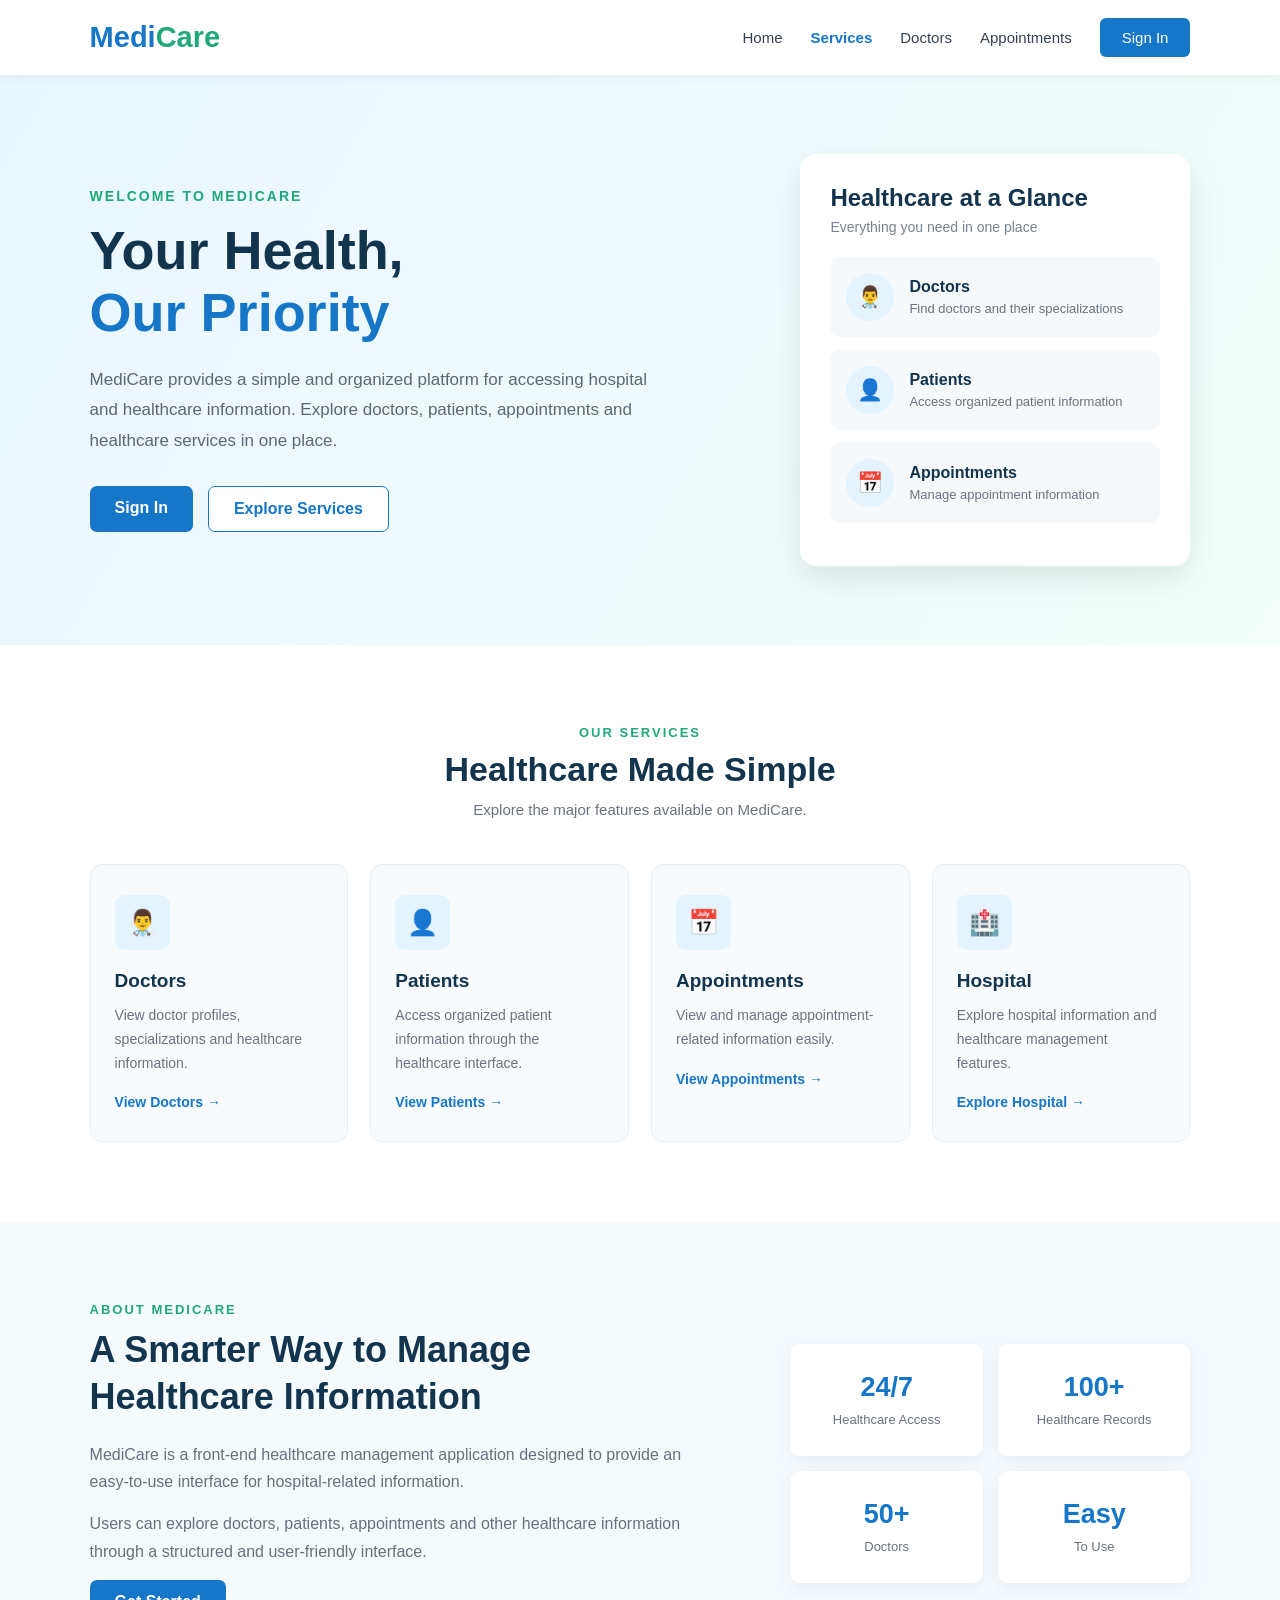
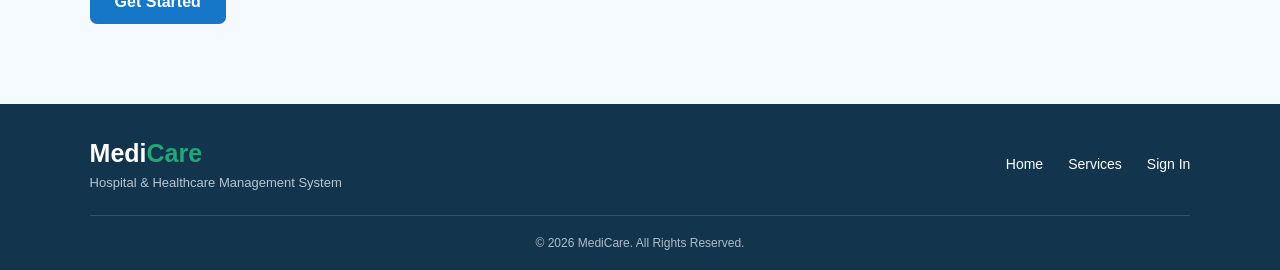
<file: web-dashboard/index.html>
<!DOCTYPE html>
<html lang="en">
<head>
    <meta charset="UTF-8">
    <meta name="viewport" content="width=device-width, initial-scale=1.0">
    <title>MediCare - Hospital & Healthcare</title>
    <link rel="stylesheet" href="index.css">
</head>

<body>

    <header class="navbar">

        <div class="logo">
            Medi<span>Care</span>
        </div>

        <nav>

            <a href="index.html">
                Home
            </a>

            <a href="#services">
                Services
            </a>

            <a href="#doctors">
                Doctors
            </a>

            <a href="#appointments">
                Appointments
            </a>

            <a href="../login.html" class="signin-button">
                Sign In
            </a>

        </nav>

    </header>

    <main>

        <section class="main-section">

            <div class="main-content">

                <p class="welcome-text">
                    WELCOME TO MEDICARE
                </p>

                <h1>
                    Your Health,
                    <span>Our Priority</span>
                </h1>

                <p class="main-description">
                    MediCare provides a simple and organized platform
                    for accessing hospital and healthcare information.
                    Explore doctors, patients, appointments and
                    healthcare services in one place.
                </p>

                <div class="main-buttons">

                    <a href="../login.html" class="primary-button">
                        Sign In
                    </a>

                    <a href="#services" class="secondary-button">
                        Explore Services
                    </a>

                </div>

            </div>

            <div class="healthcare-card">

                <h2>
                    Healthcare at a Glance
                </h2>

                <p class="card-description">
                    Everything you need in one place
                </p>

                <div class="information-box">

                    <div class="icon">
                        👨‍⚕️
                    </div>

                    <div>
                        <h3>
                            Doctors
                        </h3>

                        <p>
                            Find doctors and their specializations
                        </p>
                    </div>

                </div>

                <div class="information-box">

                    <div class="icon">
                        👤
                    </div>

                    <div>
                        <h3>
                            Patients
                        </h3>

                        <p>
                            Access organized patient information
                        </p>
                    </div>

                </div>

                <div class="information-box">

                    <div class="icon">
                        📅
                    </div>

                    <div>
                        <h3>
                            Appointments
                        </h3>

                        <p>
                            Manage appointment information
                        </p>
                    </div>

                </div>

            </div>

        </section>

        <section class="services-section" id="services">

            <div class="section-heading">

                <p>
                    OUR SERVICES
                </p>

                <h2>
                    Healthcare Made Simple
                </h2>

                <span>
                    Explore the major features available on MediCare.
                </span>

            </div>

            <div class="service-container">

                <div class="service-card" id="doctors">

                    <div class="service-icon">
                        👨‍⚕️
                    </div>

                    <h3>
                        Doctors
                    </h3>

                    <p>
                        View doctor profiles, specializations
                        and healthcare information.
                    </p>

                    <a href="../login.html">
                        View Doctors →
                    </a>

                </div>

                <div class="service-card">

                    <div class="service-icon">
                        👤
                    </div>

                    <h3>
                        Patients
                    </h3>

                    <p>
                        Access organized patient information
                        through the healthcare interface.
                    </p>

                    <a href="../login.html">
                        View Patients →
                    </a>

                </div>

                <div class="service-card" id="appointments">

                    <div class="service-icon">
                        📅
                    </div>

                    <h3>
                        Appointments
                    </h3>

                    <p>
                        View and manage appointment-related
                        information easily.
                    </p>

                    <a href="../login.html">
                        View Appointments →
                    </a>

                </div>

                <div class="service-card">

                    <div class="service-icon">
                        🏥
                    </div>

                    <h3>
                        Hospital
                    </h3>

                    <p>
                        Explore hospital information and
                        healthcare management features.
                    </p>

                    <a href="../login.html">
                        Explore Hospital →
                    </a>

                </div>

            </div>

        </section>

        <section class="about-section">

            <div class="about-content">

                <p class="section-label">
                    ABOUT MEDICARE
                </p>

                <h2>
                    A Smarter Way to Manage
                    Healthcare Information
                </h2>

                <p>
                    MediCare is a front-end healthcare management
                    application designed to provide an easy-to-use
                    interface for hospital-related information.
                </p>

                <p>
                    Users can explore doctors, patients, appointments
                    and other healthcare information through a
                    structured and user-friendly interface.
                </p>

                <a href="../login.html" class="primary-button">
                    Get Started
                </a>

            </div>

            <div class="about-box">

                <div>
                    <strong>24/7</strong>
                    <span>Healthcare Access</span>
                </div>

                <div>
                    <strong>100+</strong>
                    <span>Healthcare Records</span>
                </div>

                <div>
                    <strong>50+</strong>
                    <span>Doctors</span>
                </div>

                <div>
                    <strong>Easy</strong>
                    <span>To Use</span>
                </div>

            </div>

        </section>

    </main>

    <footer>

        <div class="footer-content">

            <div>

                <h2>
                    Medi<span>Care</span>
                </h2>

                <p>
                    Hospital & Healthcare Management System
                </p>

            </div>

            <div class="footer-links">

                <a href="index.html">
                    Home
                </a>

                <a href="#services">
                    Services
                </a>

                <a href="../login.html">
                    Sign In
                </a>

            </div>

        </div>

        <p class="copyright">
            © 2026 MediCare. All Rights Reserved.
        </p>

    </footer>

    <script src="index.js"></script>

</body>
</html>
</file>
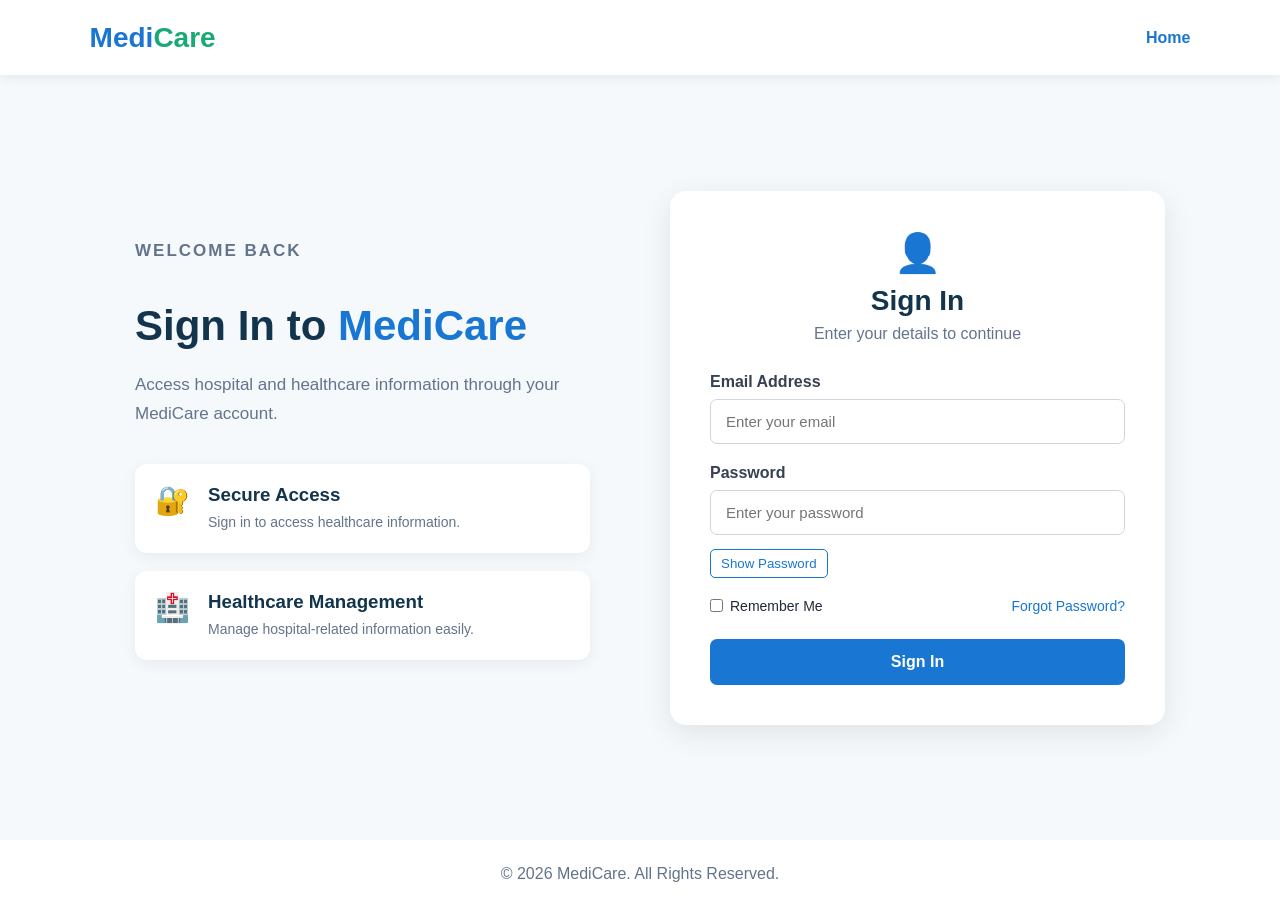
<file: login.html>
<!DOCTYPE html>
<html lang="en">
<head>
    <meta charset="UTF-8">
    <meta name="viewport" content="width=device-width, initial-scale=1.0">
    <title>MediCare - Sign In</title>
    <link rel="stylesheet" href="login.css">
</head>

<body>

    <header class="navbar">

        <div class="logo">
            Medi<span>Care</span>
        </div>

        <a href="web-dashboard/index.html" class="home-link">
            Home
        </a>

    </header>

    <main class="login-section">

        <div class="login-container">

            <div class="login-info">

                <p class="welcome-text">WELCOME BACK</p>

                <h1>
                    Sign In to <span>MediCare</span>
                </h1>

                <p>
                    Access hospital and healthcare information
                    through your MediCare account.
                </p>

                <div class="info-box">

                    <div class="info-icon">🔐</div>

                    <div>
                        <h3>Secure Access</h3>
                        <p>
                            Sign in to access healthcare information.
                        </p>
                    </div>

                </div>

                <div class="info-box">

                    <div class="info-icon">🏥</div>

                    <div>
                        <h3>Healthcare Management</h3>
                        <p>
                            Manage hospital-related information easily.
                        </p>
                    </div>

                </div>

            </div>

            <div class="login-card">

                <div class="card-heading">

                    <div class="login-icon">👤</div>

                    <h2>Sign In</h2>

                    <p>Enter your details to continue</p>

                </div>

                <form id="loginForm">

                    <div class="form-group">

                        <label for="email">
                            Email Address
                        </label>

                        <input
                            type="email"
                            id="email"
                            name="email"
                            placeholder="Enter your email"
                            required
                        >

                    </div>

                    <div class="form-group">

                        <label for="password">
                            Password
                        </label>

                        <input
                            type="password"
                            id="password"
                            name="password"
                            placeholder="Enter your password"
                            required
                        >

                    </div>

                    <div class="form-options">

                        <div class="remember">

                            <input
                                type="checkbox"
                                id="remember"
                            >

                            <label for="remember">
                                Remember Me
                            </label>

                        </div>

                        <a href="#">
                            Forgot Password?
                        </a>

                    </div>

                    <button type="submit" class="login-button">
                        Sign In
                    </button>

                </form>

            </div>

        </div>

    </main>

    <div id="successModal" class="success-modal">

        <div class="success-box">

            <div class="success-icon">
                ✓
            </div>

            <h2>Login Successful!</h2>

            <p>You have been logged in successfully.</p>

            <button id="continueButton">
                Continue
            </button>

        </div>

    </div>

    <footer>
        <p>© 2026 MediCare. All Rights Reserved.</p>
    </footer>

    <script src="login.js"></script>

</body>
</html>
</file>
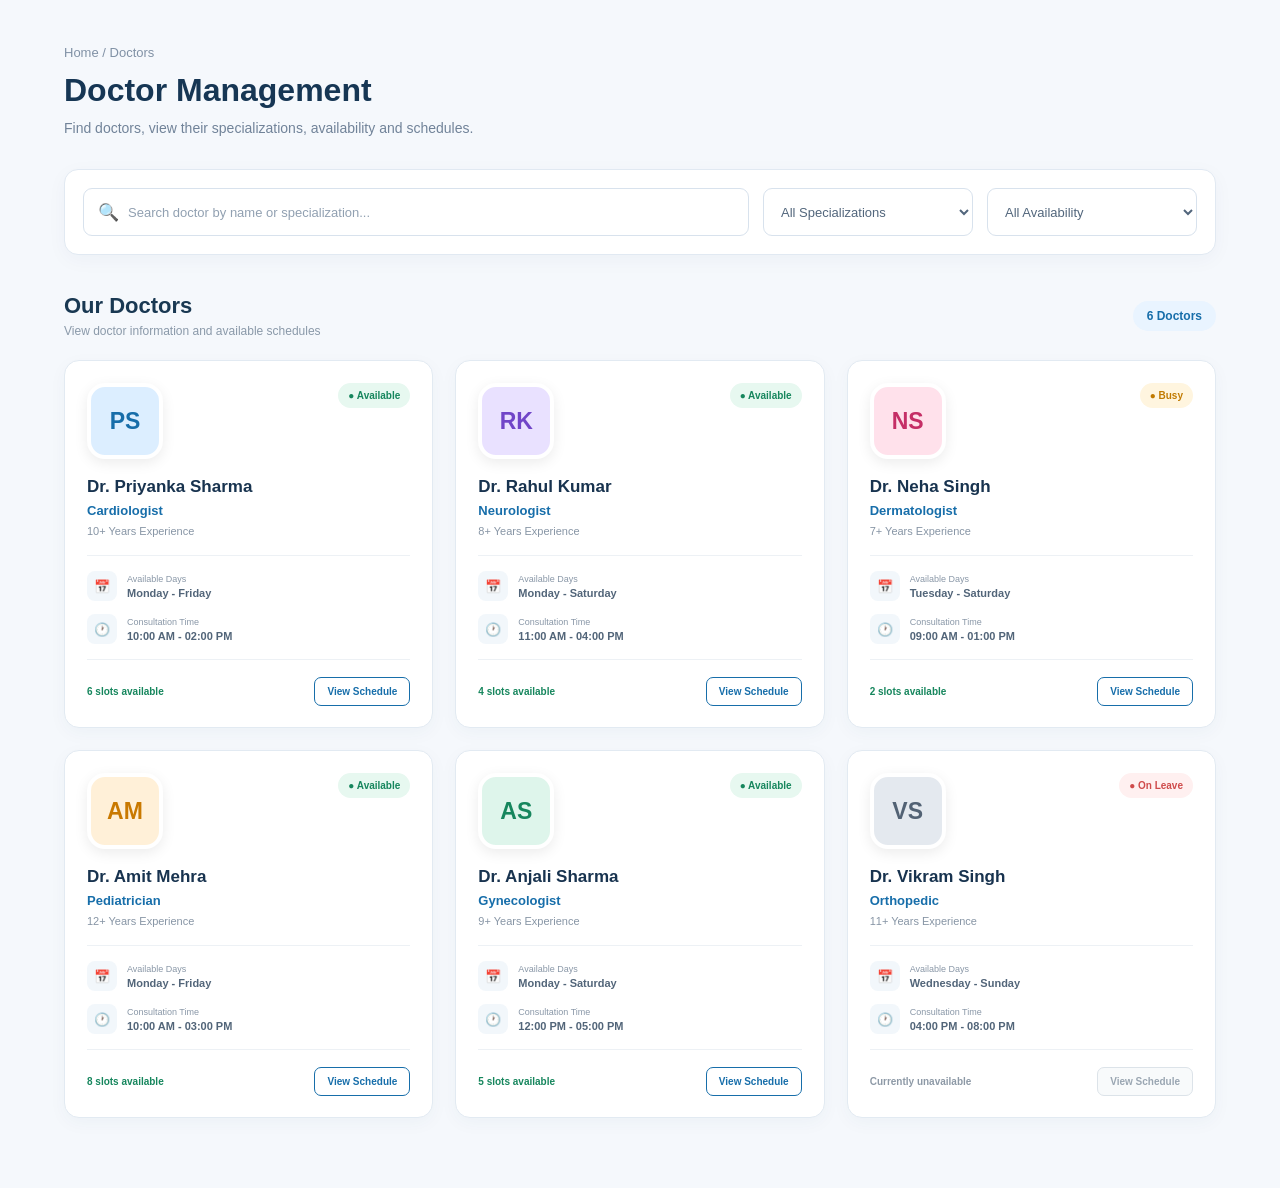
<file: Doctor/doctor.html>
<!DOCTYPE html>
<html lang="en">

<head>
    <meta charset="UTF-8">
    <meta name="viewport" content="width=device-width, initial-scale=1.0">

    <title>Doctor Management</title>

    <link rel="stylesheet" href="doctor.css">
</head>

<body>
    <main class="doctor-module">

        <section class="doctor-header">

            <div>
                <p class="breadcrumb">Home / Doctors</p>

                <h1>Doctor Management</h1>

                <p class="header-text">
                    Find doctors, view their specializations,
                    availability and schedules.
                </p>
            </div>

        </section>

        <section class="search-section">


            <div class="search-box">

                <span class="search-icon">🔍</span>

                <input
                    type="text"
                    id = "doctorSearch"
                    placeholder="Search doctor by name or specialization..."
                >

            </div>
            <select id="specializationFilter">
            <option value="all">All Specializations</option>
            <option value="Cardiologist">Cardiologist</option>
            <option value="Neurologist">Neurologist</option>
            <option value="Dermatologist">Dermatologist</option>
            <option value="Pediatrician">Pediatrician</option>
            <option value="Gynecologist">Gynecologist</option>
             <option value="Orthopedic">Orthopedic</option>
            </select>

             

             


            <select id="availabilityFilter">

                   <option value="all">All Availability</option>
                   <option value="Available">Available</option>
                    <option value="Busy">Busy</option>
                    <option value="On Leave">On Leave</option>

            </select>

        </section>

        <section class="doctors-section">

            <div class="section-heading">

                <div>

                    <h2>Our Doctors</h2>

                    <p>
                        View doctor information and available schedules
                    </p>

                </div>

                <span class="doctor-count" id="doctorCount">
                    6 Doctors
                </span>

            </div>

            <div class="doctor-grid">


                <div class="doctor-card">

                    <div class="card-top">

                        <div class="doctor-avatar avatar-blue">
                            PS
                        </div>

                        <span class="status available">
                            ● Available
                        </span>

                    </div>


                    <div class="doctor-content">

                        <h3>Dr. Priyanka Sharma</h3>

                        <p class="specialization">
                            Cardiologist
                        </p>

                        <p class="experience">
                            10+ Years Experience
                        </p>


                        <div class="doctor-info">

                            <div class="info-item">

                                <span>📅</span>

                                <div>
                                    <small>Available Days</small>
                                    <strong>Monday - Friday</strong>
                                </div>

                            </div>


                            <div class="info-item">

                                <span>🕐</span>

                                <div>
                                    <small>Consultation Time</small>
                                    <strong>10:00 AM - 02:00 PM</strong>
                                </div>

                            </div>

                        </div>


                        <div class="card-footer">

                            <span class="slots">
                                6 slots available
                            </span>

                            <button>
                                View Schedule
                            </button>

                        </div>

                    </div>

                </div>


                <div class="doctor-card">

                    <div class="card-top">

                        <div class="doctor-avatar avatar-purple">
                            RK
                        </div>

                        <span class="status available">
                            ● Available
                        </span>

                    </div>


                    <div class="doctor-content">

                        <h3>Dr. Rahul Kumar</h3>

                        <p class="specialization">
                            Neurologist
                        </p>

                        <p class="experience">
                            8+ Years Experience
                        </p>


                        <div class="doctor-info">

                            <div class="info-item">

                                <span>📅</span>

                                <div>
                                    <small>Available Days</small>
                                    <strong>Monday - Saturday</strong>
                                </div>

                            </div>


                            <div class="info-item">

                                <span>🕐</span>

                                <div>
                                    <small>Consultation Time</small>
                                    <strong>11:00 AM - 04:00 PM</strong>
                                </div>

                            </div>

                        </div>


                        <div class="card-footer">

                            <span class="slots">
                                4 slots available
                            </span>

                            <button>
                                View Schedule
                            </button>

                        </div>

                    </div>

                </div>

                <div class="doctor-card">

                    <div class="card-top">

                        <div class="doctor-avatar avatar-pink">
                            NS
                        </div>

                        <span class="status busy">
                            ● Busy
                        </span>

                    </div>


                    <div class="doctor-content">

                        <h3>Dr. Neha Singh</h3>

                        <p class="specialization">
                            Dermatologist
                        </p>

                        <p class="experience">
                            7+ Years Experience
                        </p>


                        <div class="doctor-info">

                            <div class="info-item">

                                <span>📅</span>

                                <div>
                                    <small>Available Days</small>
                                    <strong>Tuesday - Saturday</strong>
                                </div>

                            </div>


                            <div class="info-item">

                                <span>🕐</span>

                                <div>
                                    <small>Consultation Time</small>
                                    <strong>09:00 AM - 01:00 PM</strong>
                                </div>

                            </div>

                        </div>


                        <div class="card-footer">

                            <span class="slots">
                                2 slots available
                            </span>

                            <button>
                                View Schedule
                            </button>

                        </div>

                    </div>

                </div>

                <div class="doctor-card">

                    <div class="card-top">

                        <div class="doctor-avatar avatar-orange">
                            AM
                        </div>

                        <span class="status available">
                            ● Available
                        </span>

                    </div>


                    <div class="doctor-content">

                        <h3>Dr. Amit Mehra</h3>

                        <p class="specialization">
                            Pediatrician
                        </p>

                        <p class="experience">
                            12+ Years Experience
                        </p>


                        <div class="doctor-info">

                            <div class="info-item">

                                <span>📅</span>

                                <div>
                                    <small>Available Days</small>
                                    <strong>Monday - Friday</strong>
                                </div>

                            </div>


                            <div class="info-item">

                                <span>🕐</span>

                                <div>
                                    <small>Consultation Time</small>
                                    <strong>10:00 AM - 03:00 PM</strong>
                                </div>

                            </div>

                        </div>


                        <div class="card-footer">

                            <span class="slots">
                                8 slots available
                            </span>

                            <button>
                                View Schedule
                            </button>

                        </div>

                    </div>

                </div>


                <div class="doctor-card">

                    <div class="card-top">

                        <div class="doctor-avatar avatar-green">
                            AS
                        </div>

                        <span class="status available">
                            ● Available
                        </span>

                    </div>


                    <div class="doctor-content">

                        <h3>Dr. Anjali Sharma</h3>

                        <p class="specialization">
                            Gynecologist
                        </p>

                        <p class="experience">
                            9+ Years Experience
                        </p>


                        <div class="doctor-info">

                            <div class="info-item">

                                <span>📅</span>

                                <div>
                                    <small>Available Days</small>
                                    <strong>Monday - Saturday</strong>
                                </div>

                            </div>


                            <div class="info-item">

                                <span>🕐</span>

                                <div>
                                    <small>Consultation Time</small>
                                    <strong>12:00 PM - 05:00 PM</strong>
                                </div>

                            </div>

                        </div>


                        <div class="card-footer">

                            <span class="slots">
                                5 slots available
                            </span>

                            <button>
                                View Schedule
                            </button>

                        </div>

                    </div>

                </div>

                <div class="doctor-card">

                    <div class="card-top">

                        <div class="doctor-avatar avatar-gray">
                            VS
                        </div>

                        <span class="status leave">
                            ● On Leave
                        </span>

                    </div>


                    <div class="doctor-content">

                        <h3>Dr. Vikram Singh</h3>

                        <p class="specialization">
                            Orthopedic
                        </p>

                        <p class="experience">
                            11+ Years Experience
                        </p>


                        <div class="doctor-info">

                            <div class="info-item">

                                <span>📅</span>

                                <div>
                                    <small>Available Days</small>
                                    <strong>Wednesday - Sunday</strong>
                                </div>

                            </div>


                            <div class="info-item">

                                <span>🕐</span>

                                <div>
                                    <small>Consultation Time</small>
                                    <strong>04:00 PM - 08:00 PM</strong>
                                </div>

                            </div>

                        </div>


                        <div class="card-footer">

                            <span class="slots unavailable">
                                Currently unavailable
                            </span>

                            <button class="disabled">
                                View Schedule
                            </button>

                        </div>

                    </div>

                </div>


            </div>

        </section>

    </main>
  <script src="./doctor.js"></script>
 
</body>

</html>
</file>
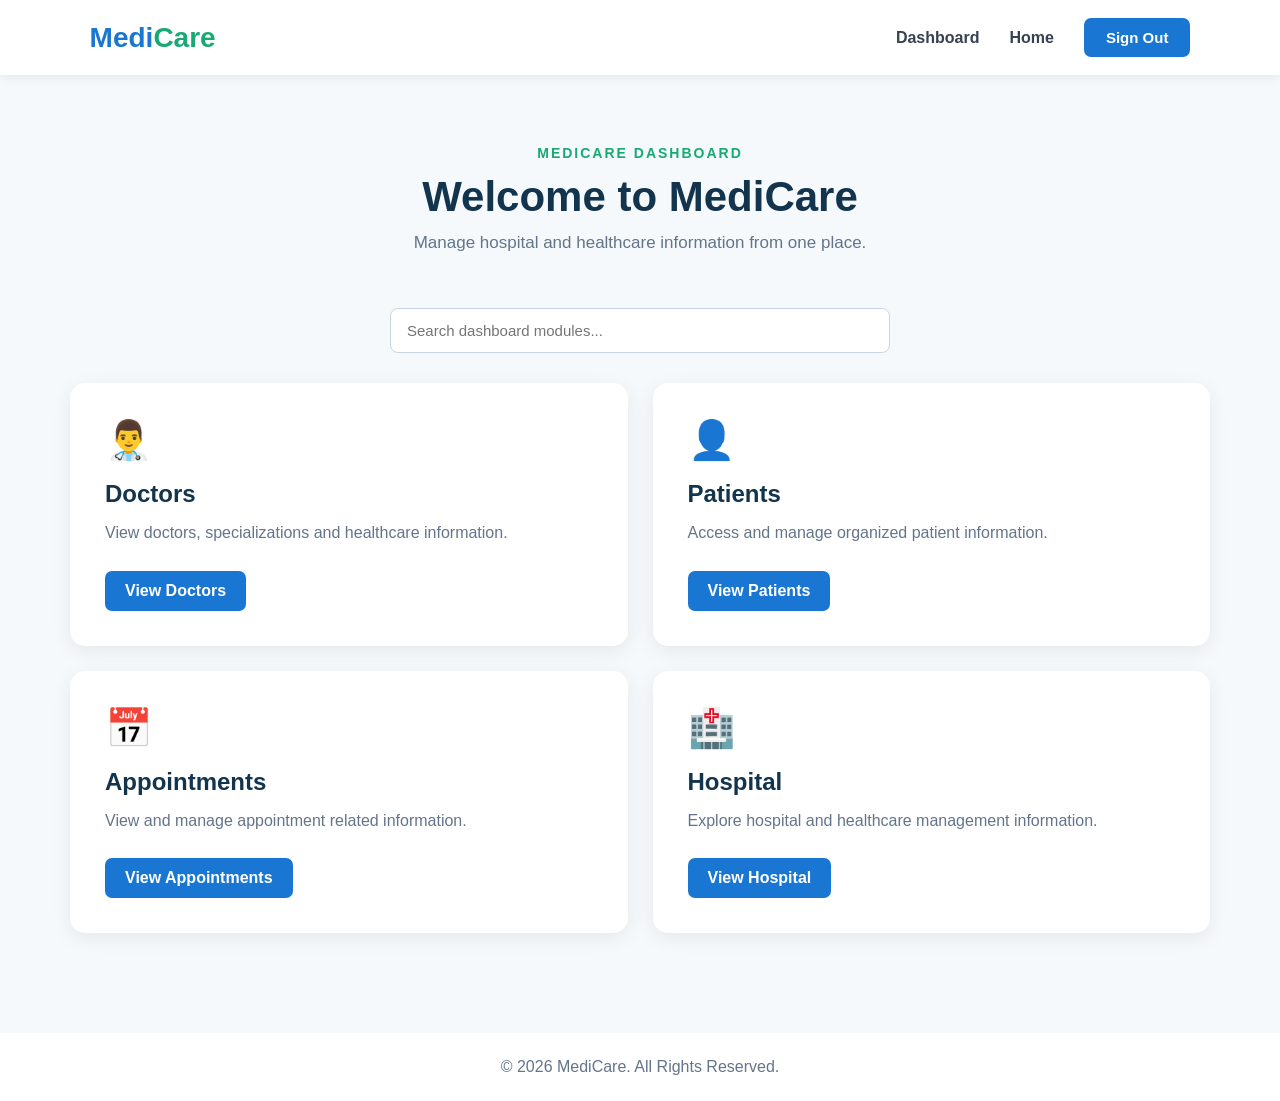
<file: main-dash/dash.html>
<!DOCTYPE html>
<html lang="en">
<head>
    <meta charset="UTF-8">
    <meta name="viewport" content="width=device-width, initial-scale=1.0">
    <title>MediCare - Dashboard</title>
    <link rel="stylesheet" href="dash.css">
    
</head>

<body>

    <header class="navbar">

        <div class="logo">
            Medi<span>Care</span>
        </div>

        <nav>

            <a href="dash.html">
                Dashboard
            </a>

            <a href="../web-dashboard/index.html">
                Home
            </a>

            <button id="logoutButton">
                Sign Out
            </button>

        </nav>

    </header>

    <main>

        <section class="dashboard-section">

            <div class="welcome">

                <p>MEDICARE DASHBOARD</p>

                <h1>
                    Welcome to MediCare
                </h1>

                <span>
                    Manage hospital and healthcare information
                    from one place.
                </span>

            </div>

            <div class="dashboard-cards">

                <div class="dashboard-card">

                    <div class="card-icon">
                        👨‍⚕️
                    </div>

                    <h2>
                        Doctors
                    </h2>

                    <p>
                        View doctors, specializations
                        and healthcare information.
                    </p>

                    <a href="#" class="module-button">
                        View Doctors
                    </a>

                </div>

                <div class="dashboard-card">

                    <div class="card-icon">
                        👤
                    </div>

                    <h2>
                        Patients
                    </h2>

                    <p>
                        Access and manage organized
                        patient information.
                    </p>

                    <a href="../patient/patient.html" class="module-button">View Patients</a>
                </div>

                <div class="dashboard-card">

                    <div class="card-icon">
                        📅
                    </div>

                    <h2>
                        Appointments
                    </h2>

                    <p>
                        View and manage appointment
                        related information.
                    </p>

                    <a href="#" class="module-button">
                        View Appointments
                    </a>

                </div>

                <div class="dashboard-card">

                    <div class="card-icon">
                        🏥
                    </div>

                    <h2>
                        Hospital
                    </h2>

                    <p>
                        Explore hospital and healthcare
                        management information.
                    </p>

                    <a href="hospital.html" class="module-button">View Hospital</a>

                </div>

            </div>

        </section>

    </main>

    <footer>

        <p>
            © 2026 MediCare. All Rights Reserved.
        </p>

    </footer>

    <script src="dash.js"></script>

</body>
</html>
</file>
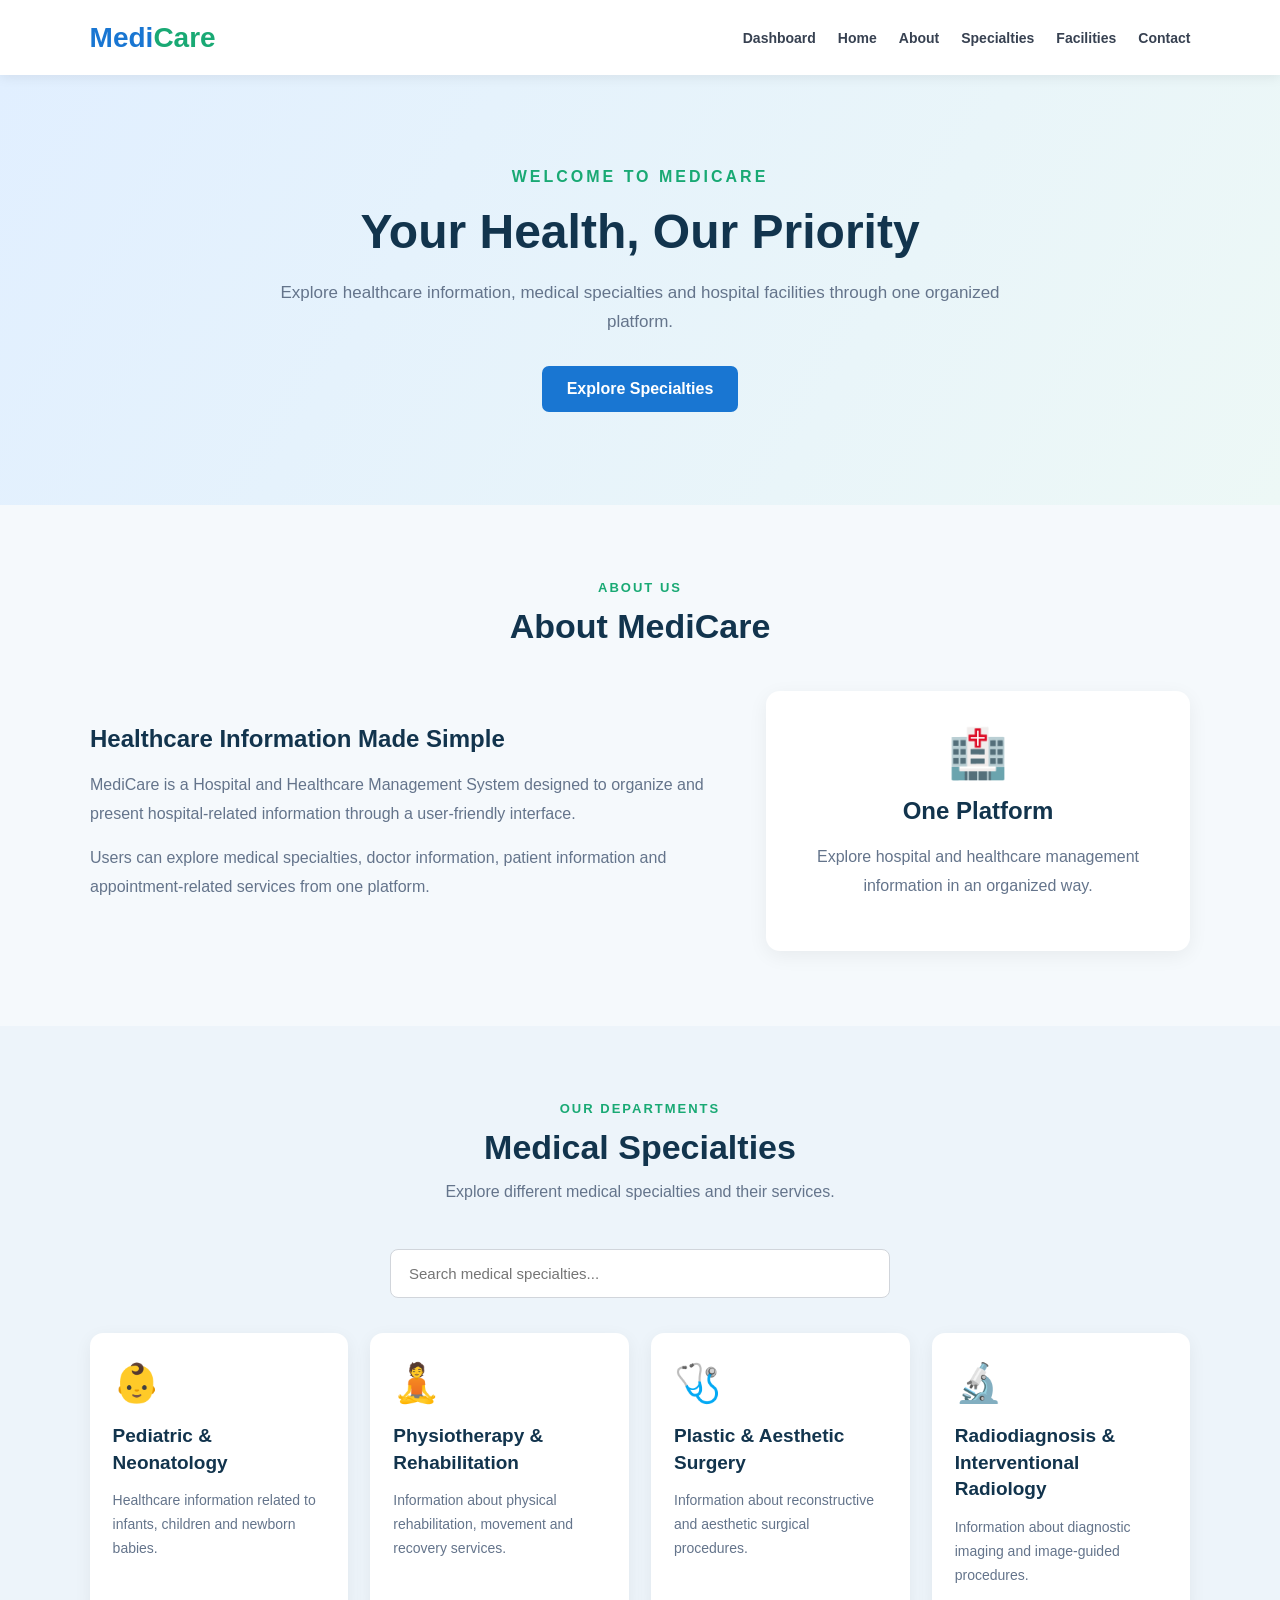
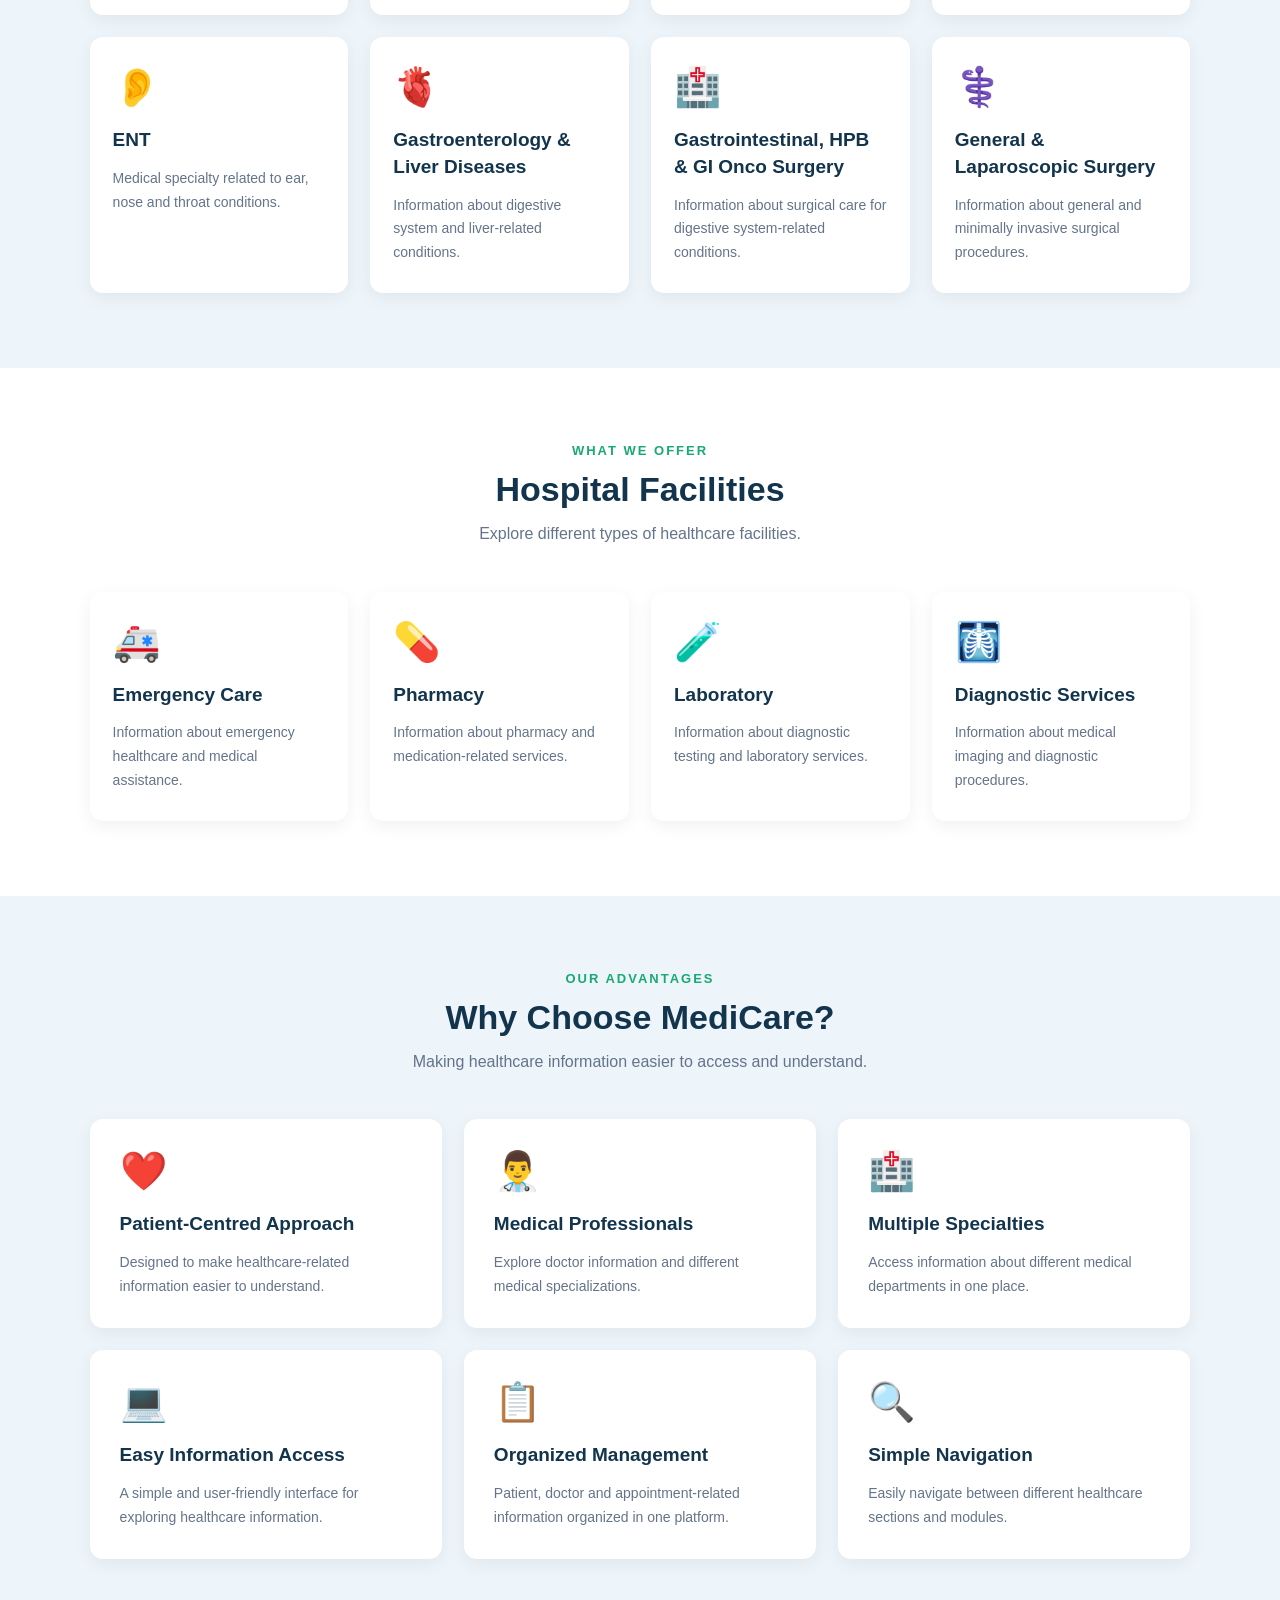
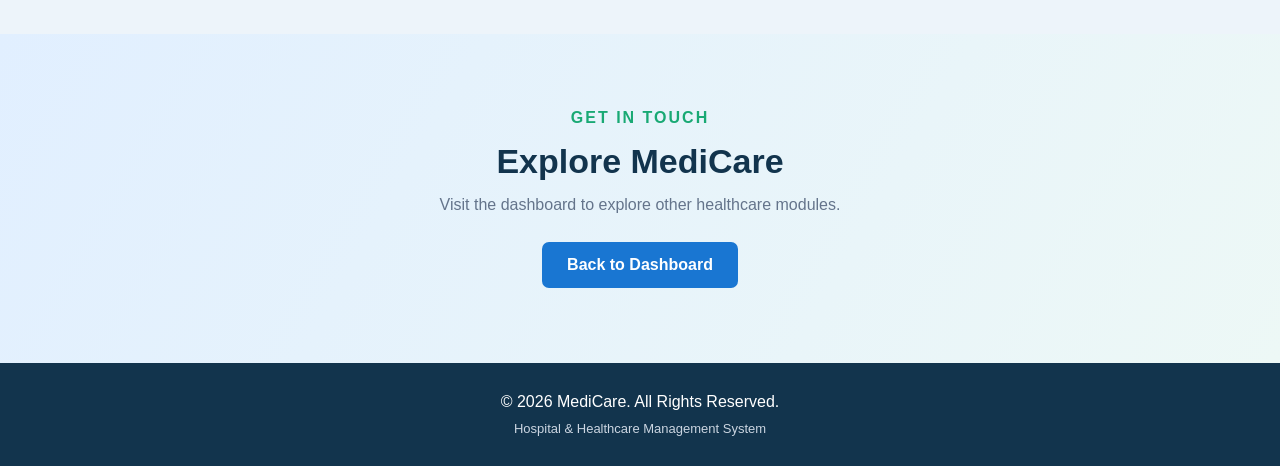
<file: main-dash/hospital.html>
<!DOCTYPE html>
<html lang="en">

<head>
    <meta charset="UTF-8">
    <meta name="viewport" content="width=device-width, initial-scale=1.0">
    <title>MediCare - Hospital Information</title>
    <link rel="stylesheet" href="hospital.css">
</head>

<body>

    <header class="navbar">
        <div class="logo">Medi<span>Care</span></div>

        <nav>
            <a href="dash.html">Dashboard</a>
            <a href="../web-dashboard/index.html">Home</a>
            <a href="#about">About</a>
            <a href="#specialties">Specialties</a>
            <a href="#facilities">Facilities</a>
            <a href="#contact">Contact</a>
        </nav>
    </header>

    <main>

        <section class="hero">
            <div class="hero-content">
                <p class="tagline">WELCOME TO MEDICARE</p>
                <h1>Your Health, Our Priority</h1>
                <p>
                    Explore healthcare information, medical specialties
                    and hospital facilities through one organized platform.
                </p>
                <a href="#specialties" class="hero-button">
                    Explore Specialties
                </a>
            </div>
        </section>

        <section class="about section" id="about">
            <div class="section-heading">
                <p>ABOUT US</p>
                <h2>About MediCare</h2>
            </div>

            <div class="about-content">
                <div>
                    <h3>Healthcare Information Made Simple</h3>
                    <p>
                        MediCare is a Hospital and Healthcare Management
                        System designed to organize and present hospital-related
                        information through a user-friendly interface.
                    </p>
                    <p>
                        Users can explore medical specialties, doctor
                        information, patient information and appointment-related
                        services from one platform.
                    </p>
                </div>

                <div class="about-highlight">
                    <div class="highlight-icon">🏥</div>
                    <h3>One Platform</h3>
                    <p>
                        Explore hospital and healthcare management
                        information in an organized way.
                    </p>
                </div>
            </div>
        </section>

        <section class="specialties section" id="specialties">
            <div class="section-heading">
                <p>OUR DEPARTMENTS</p>
                <h2>Medical Specialties</h2>
                <span>
                    Explore different medical specialties and their services.
                </span>
            </div>

            <div class="search-box">
                <input
                    type="search"
                    id="specialtySearch"
                    placeholder="Search medical specialties..."
                >
            </div>

            <div class="specialty-grid" id="specialtyGrid">

                <div class="specialty-card">
                    <div class="specialty-icon">👶</div>
                    <h3>Pediatric & Neonatology</h3>
                    <p>
                        Healthcare information related to infants,
                        children and newborn babies.
                    </p>
                </div>

                <div class="specialty-card">
                    <div class="specialty-icon">🧘</div>
                    <h3>Physiotherapy & Rehabilitation</h3>
                    <p>
                        Information about physical rehabilitation,
                        movement and recovery services.
                    </p>
                </div>

                <div class="specialty-card">
                    <div class="specialty-icon">🩺</div>
                    <h3>Plastic & Aesthetic Surgery</h3>
                    <p>
                        Information about reconstructive and
                        aesthetic surgical procedures.
                    </p>
                </div>

                <div class="specialty-card">
                    <div class="specialty-icon">🔬</div>
                    <h3>Radiodiagnosis & Interventional Radiology</h3>
                    <p>
                        Information about diagnostic imaging
                        and image-guided procedures.
                    </p>
                </div>

                <div class="specialty-card">
                    <div class="specialty-icon">👂</div>
                    <h3>ENT</h3>
                    <p>
                        Medical specialty related to ear,
                        nose and throat conditions.
                    </p>
                </div>

                <div class="specialty-card">
                    <div class="specialty-icon">🫀</div>
                    <h3>Gastroenterology & Liver Diseases</h3>
                    <p>
                        Information about digestive system
                        and liver-related conditions.
                    </p>
                </div>

                <div class="specialty-card">
                    <div class="specialty-icon">🏥</div>
                    <h3>Gastrointestinal, HPB & GI Onco Surgery</h3>
                    <p>
                        Information about surgical care for
                        digestive system-related conditions.
                    </p>
                </div>

                <div class="specialty-card">
                    <div class="specialty-icon">⚕️</div>
                    <h3>General & Laparoscopic Surgery</h3>
                    <p>
                        Information about general and
                        minimally invasive surgical procedures.
                    </p>
                </div>

            </div>

            <p id="noResults" class="no-results">
                No matching specialty found.
            </p>
        </section>

        <section class="facilities section" id="facilities">
            <div class="section-heading">
                <p>WHAT WE OFFER</p>
                <h2>Hospital Facilities</h2>
                <span>
                    Explore different types of healthcare facilities.
                </span>
            </div>

            <div class="facility-grid">

                <div class="facility-card">
                    <div class="facility-icon">🚑</div>
                    <h3>Emergency Care</h3>
                    <p>
                        Information about emergency healthcare
                        and medical assistance.
                    </p>
                </div>

                <div class="facility-card">
                    <div class="facility-icon">💊</div>
                    <h3>Pharmacy</h3>
                    <p>
                        Information about pharmacy and
                        medication-related services.
                    </p>
                </div>

                <div class="facility-card">
                    <div class="facility-icon">🧪</div>
                    <h3>Laboratory</h3>
                    <p>
                        Information about diagnostic testing
                        and laboratory services.
                    </p>
                </div>

                <div class="facility-card">
                    <div class="facility-icon">🩻</div>
                    <h3>Diagnostic Services</h3>
                    <p>
                        Information about medical imaging
                        and diagnostic procedures.
                    </p>
                </div>

            </div>
        </section>

        <section class="why-choose section">
            <div class="section-heading">
                <p>OUR ADVANTAGES</p>
                <h2>Why Choose MediCare?</h2>
                <span>
                    Making healthcare information easier to access and understand.
                </span>
            </div>

            <div class="why-grid">

                <div class="why-card">
                    <div class="why-icon">❤️</div>
                    <h3>Patient-Centred Approach</h3>
                    <p>
                        Designed to make healthcare-related
                        information easier to understand.
                    </p>
                </div>

                <div class="why-card">
                    <div class="why-icon">👨‍⚕️</div>
                    <h3>Medical Professionals</h3>
                    <p>
                        Explore doctor information and
                        different medical specializations.
                    </p>
                </div>

                <div class="why-card">
                    <div class="why-icon">🏥</div>
                    <h3>Multiple Specialties</h3>
                    <p>
                        Access information about different
                        medical departments in one place.
                    </p>
                </div>

                <div class="why-card">
                    <div class="why-icon">💻</div>
                    <h3>Easy Information Access</h3>
                    <p>
                        A simple and user-friendly interface
                        for exploring healthcare information.
                    </p>
                </div>

                <div class="why-card">
                    <div class="why-icon">📋</div>
                    <h3>Organized Management</h3>
                    <p>
                        Patient, doctor and appointment-related
                        information organized in one platform.
                    </p>
                </div>

                <div class="why-card">
                    <div class="why-icon">🔍</div>
                    <h3>Simple Navigation</h3>
                    <p>
                        Easily navigate between different
                        healthcare sections and modules.
                    </p>
                </div>

            </div>
        </section>

        <section class="contact section" id="contact">
            <div class="contact-content">
                <p>GET IN TOUCH</p>
                <h2>Explore MediCare</h2>
                <span>
                    Visit the dashboard to explore other healthcare modules.
                </span>

                <a href="dash.html" class="contact-button">
                    Back to Dashboard
                </a>
            </div>
        </section>

    </main>

    <footer>
        <p>© <span id="currentYear"></span> MediCare. All Rights Reserved.</p>
        <p>Hospital & Healthcare Management System</p>
    </footer>

    <script src="hospital.js"></script>

</body>
</html>
</file>
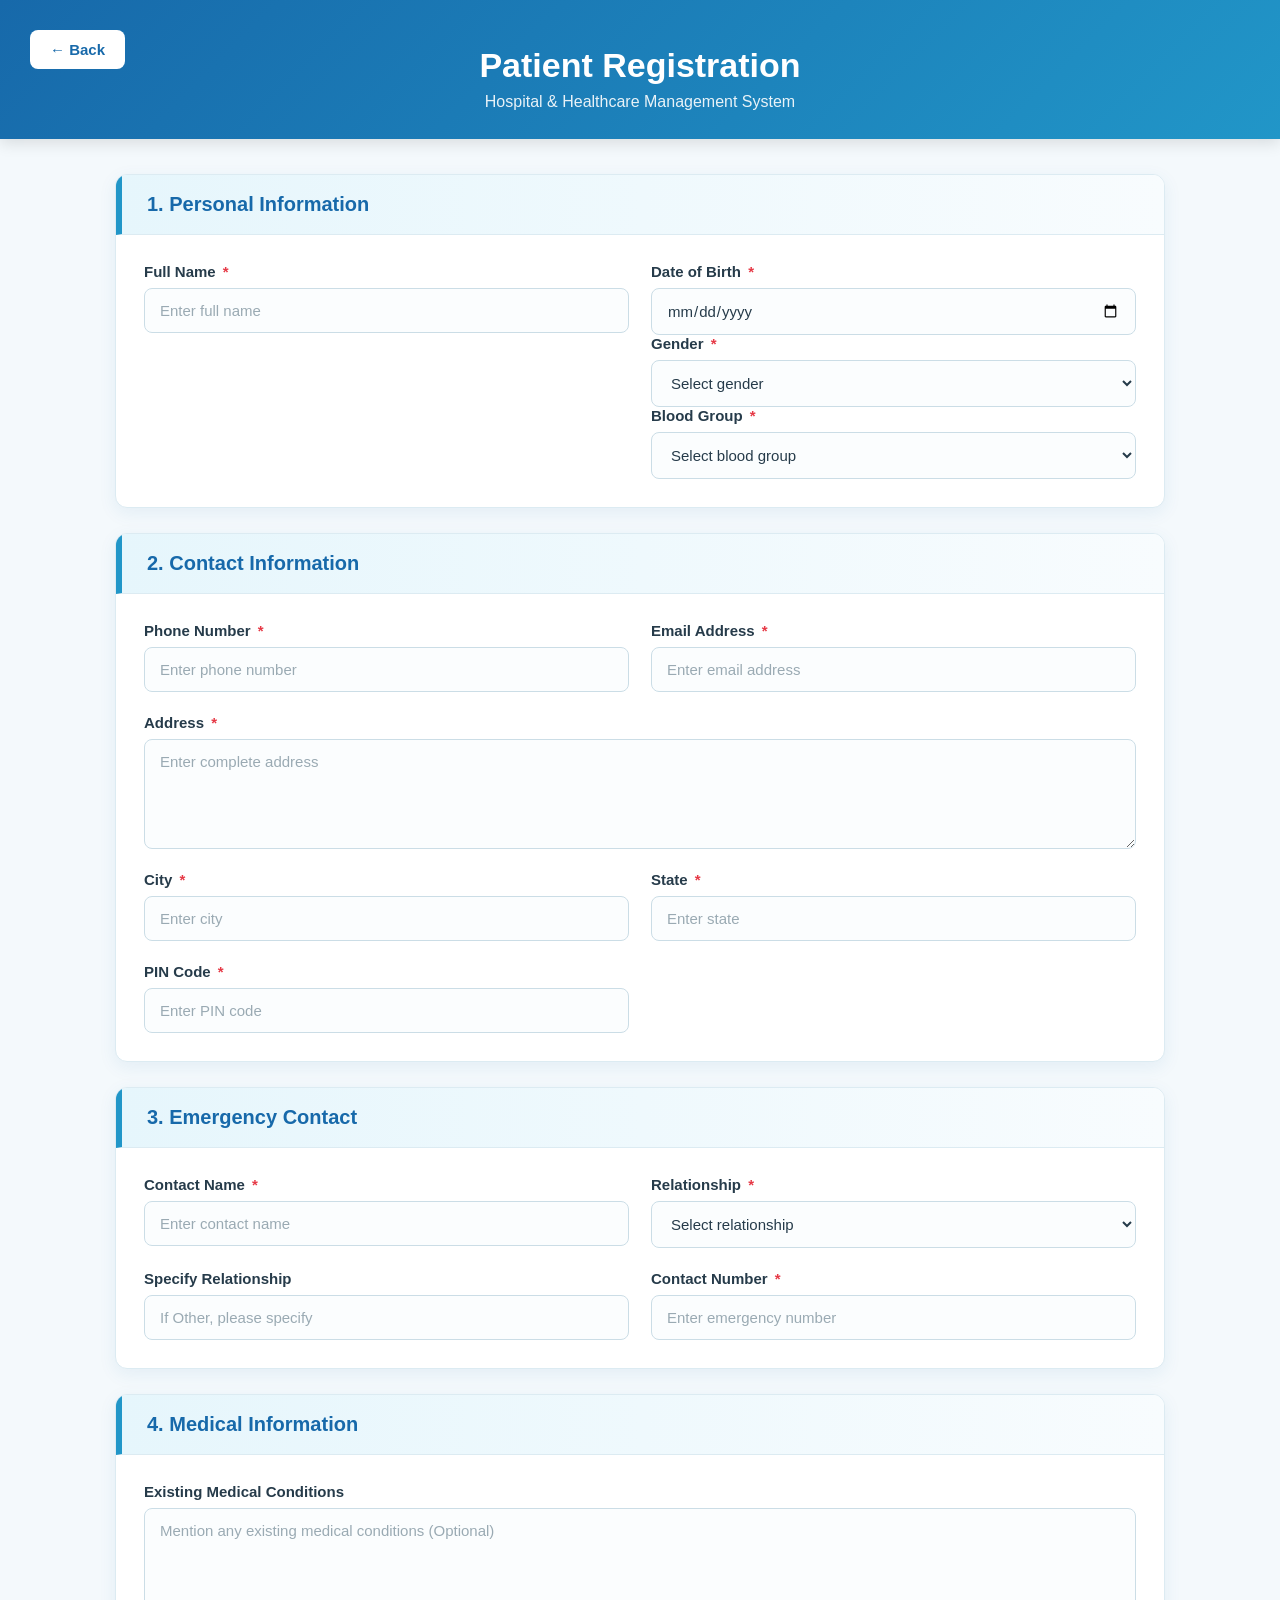
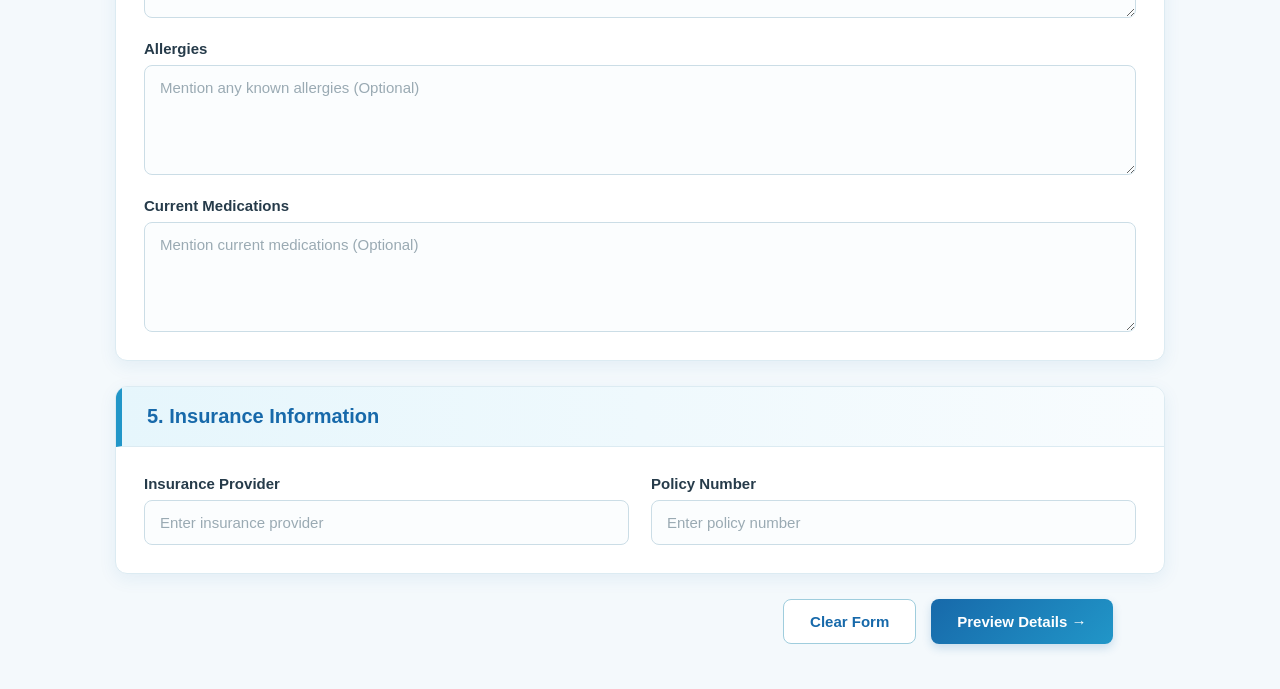
<file: patient/patient.html>
<!DOCTYPE html>
<html lang="en">
<head>
    <meta charset="UTF-8">
    <meta name="viewport" content="width=device-width, initial-scale=1.0">

    <title>Patient Registration | Hospital Healthcare Management System</title>

    <link rel="stylesheet" href="patient.css">
</head>

<body>


    <header class="page-header">\

        <div class="header-left">
            <button type="button" class="back-btn">← Back</button>
        </div>

        <div class="header-content">
            <h1>Patient Registration</h1>
            <p>Hospital & Healthcare Management System</p>
        </div>

    </header>


    
    <main class="registration-container">

        <form id="patientForm">

             
            <section class="form-section">

                <div class="section-heading">
                    <h2>1. Personal Information</h2>
                </div>

                <div class="form-grid">

                    <div class="form-group">
                        <label for="fullName">
                            Full Name <span class="required">*</span>
                        </label>
                        <input
                            type="text"
                            id="fullName"
                            name="fullName"
                            placeholder="Enter full name"
                            required
                        >
                    </div>


                    <div class="form-group">
                        <label for="dateOfBirth">
                            Date of Birth <span class="required">*</span>
                        </label>
                        <input
                            type="date"
                            id="dateOfBirth"
                            name="dateOfBirth"
                            required
                        >
                    

                    <div class="form-group">
                        <label for="gender">
                            Gender <span class="required">*</span>
                        </label>

                        <select id="gender" name="gender" required>
                            <option value="">Select gender</option>
                            <option value="Male">Male</option>
                            <option value="Female">Female</option>
                            <option value="Other">Other</option>
                        </select>
                    </div>


                    <div class="form-group">
                        <label for="bloodGroup">
                            Blood Group <span class="required">*</span>
                        </label>

                        <select id="bloodGroup" name="bloodGroup" required>
                            <option value="">Select blood group</option>
                            <option value="A+">A+</option>
                            <option value="A-">A-</option>
                            <option value="B+">B+</option>
                            <option value="B-">B-</option>
                            <option value="AB+">AB+</option>
                            <option value="AB-">AB-</option>
                            <option value="O+">O+</option>
                            <option value="O-">O-</option>
                        </select>
                    </div>

                </div>

            </section>


           
            <section class="form-section">

                <div class="section-heading">
                    <h2>2. Contact Information</h2>
                </div>

                <div class="form-grid">

                    <div class="form-group">
                        <label for="phone">
                            Phone Number <span class="required">*</span>
                        </label>

                        <input
                            type="tel"
                            id="phone"
                            name="phone"
                            placeholder="Enter phone number"
                            required
                        >
                    </div>


                    <div class="form-group">
                        <label for="email">
                            Email Address <span class="required">*</span>
                        </label>

                        <input
                            type="email"
                            id="email"
                            name="email"
                            placeholder="Enter email address"
                            required
                        >
                    </div>


                    <div class="form-group full-width">
                        <label for="address">
                            Address <span class="required">*</span>
                        </label>

                        <textarea
                            id="address"
                            name="address"
                            placeholder="Enter complete address"
                            required
                        ></textarea>
                    </div>


                    <div class="form-group">
                        <label for="city">
                            City <span class="required">*</span>
                        </label>

                        <input
                            type="text"
                            id="city"
                            name="city"
                            placeholder="Enter city"
                            required
                        >
                    </div>


                    <div class="form-group">
                        <label for="state">
                            State <span class="required">*</span>
                        </label>

                        <input
                            type="text"
                            id="state"
                            name="state"
                            placeholder="Enter state"
                            required
                        >
                    </div>


                    <div class="form-group">
                        <label for="pinCode">
                            PIN Code <span class="required">*</span>
                        </label>

                        <input
                            type="text"
                            id="pinCode"
                            name="pinCode"
                            placeholder="Enter PIN code"
                            required
                        >
                    </div>

                </div>

            </section>

 
            <section class="form-section">

                <div class="section-heading">
                    <h2>3. Emergency Contact</h2>
                </div>

                <div class="form-grid">

                    <div class="form-group">
                        <label for="emergencyName">
                            Contact Name <span class="required">*</span>
                        </label>

                        <input
                            type="text"
                            id="emergencyName"
                            name="emergencyName"
                            placeholder="Enter contact name"
                            required
                        >
                    </div>

 <div class="form-group">
    <label for="relationship">
        Relationship <span class="required">*</span>
    </label>

    <select id="relationship" name="relationship" required>
        <option value="">Select relationship</option>
        <option value="Father">Father</option>
        <option value="Mother">Mother</option>
        <option value="Spouse">Spouse</option>
        <option value="Sibling">Sibling</option>
        <option value="Guardian">Guardian</option>
        <option value="Other">Other</option>
    </select>
</div>

<div class="form-group">
    <label for="otherRelationship">
        Specify Relationship
    </label>

    <input
        type="text"
        id="otherRelationship"
        name="otherRelationship"
        placeholder="If Other, please specify"
    >
</div>
                    <div class="form-group">
                        <label for="emergencyPhone">
                            Contact Number <span class="required">*</span>
                        </label>

                        <input
                            type="tel"
                            id="emergencyPhone"
                            name="emergencyPhone"
                            placeholder="Enter emergency number"
                            required
                        >
                    </div>

                </div>

            </section>


             
            <section class="form-section">

                <div class="section-heading">
                    <h2>4. Medical Information</h2>
                </div>

                <div class="form-grid">

                    <div class="form-group full-width">
                        <label for="medicalConditions">
                            Existing Medical Conditions
                        </label>

                        <textarea
                            id="medicalConditions"
                            name="medicalConditions"
                            placeholder="Mention any existing medical conditions (Optional)"
                        ></textarea>
                    </div>


                    <div class="form-group full-width">
                        <label for="allergies">
                            Allergies
                        </label>

                        <textarea
                            id="allergies"
                            name="allergies"
                            placeholder="Mention any known allergies (Optional)"
                        ></textarea>
                    </div>


                    <div class="form-group full-width">
                        <label for="medications">
                            Current Medications
                        </label>

                        <textarea
                            id="medications"
                            name="medications"
                            placeholder="Mention current medications (Optional)"
                        ></textarea>
                    </div>

                </div>

            </section>


            
            <section class="form-section">

                <div class="section-heading">
                    <h2>5. Insurance Information</h2>
                     
                </div>

                <div class="form-grid">

                    <div class="form-group">
                        <label for="insuranceProvider">
                            Insurance Provider
                        </label>

                        <input
                            type="text"
                            id="insuranceProvider"
                            name="insuranceProvider"
                            placeholder="Enter insurance provider"
                        >
                    </div>


                    <div class="form-group">
                        <label for="policyNumber">
                            Policy Number
                        </label>

                        <input
                            type="text"
                            id="policyNumber"
                            name="policyNumber"
                            placeholder="Enter policy number"
                        >
                    </div>

                </div>

            </section>


            
            <div class="form-actions">

                <button type="reset" class="secondary-btn">
                    Clear Form
                </button>

                <button type="submit" class="primary-btn">
                    Preview Details →
                </button>

            </div>

        </form>

    </main>
     <script src="patient.js"></script>

</body>
 
</html>
</file>
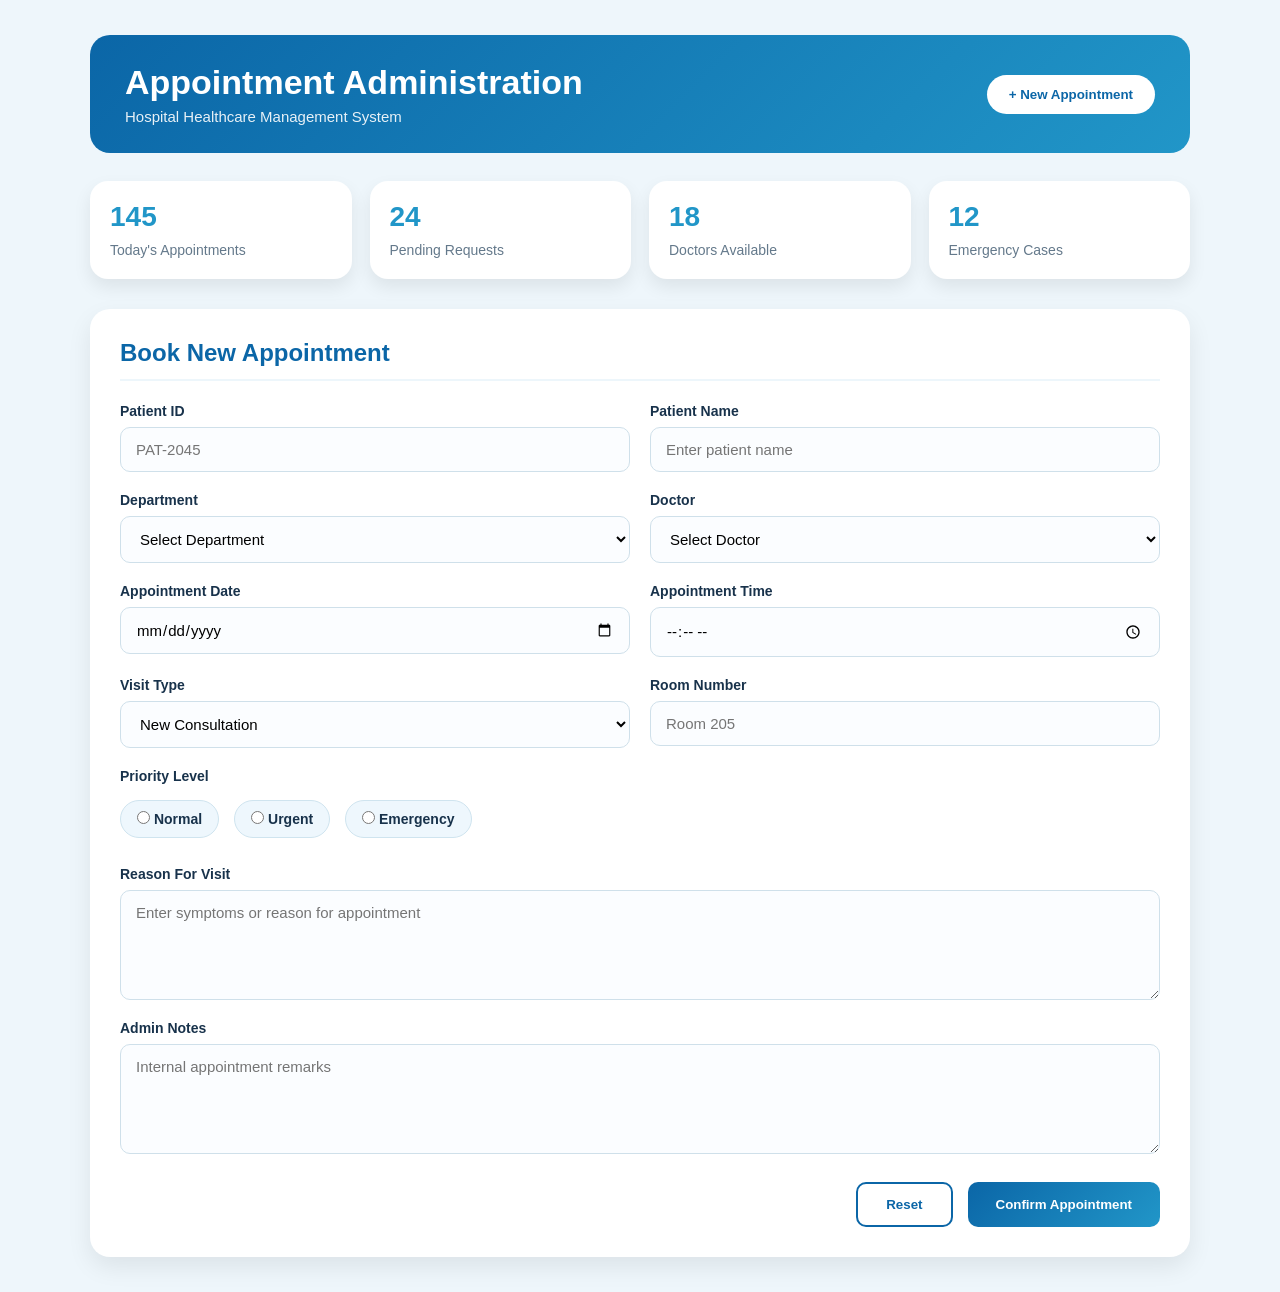
<file: modules/appointment-admin/appointment-admin.html>
<!DOCTYPE html>
<html lang="en">
<head>
    <meta charset="UTF-8">
    <meta name="viewport" content="width=device-width, initial-scale=1.0">
    <title>Appointment Administration</title>

    <link rel="stylesheet" href="appointment-admin.css">
</head>

<body>

<div class="container">

    <div class="header">
        <div>
            <h1>Appointment Administration</h1>
            <p>Hospital Healthcare Management System</p>
        </div>
        <button>+ New Appointment</button>
    </div>

    <div class="stats">
        <div class="card">
            <h2>145</h2>
            <span>Today's Appointments</span>
        </div>

        <div class="card">
            <h2>24</h2>
            <span>Pending Requests</span>
        </div>

        <div class="card">
            <h2>18</h2>
            <span>Doctors Available</span>
        </div>

        <div class="card">
            <h2>12</h2>
            <span>Emergency Cases</span>
        </div>
    </div>

    <div class="form-card">

        <h2>Book New Appointment</h2>

        <form>

            <div class="grid">

                <div class="group">
                    <label>Patient ID</label>
                    <input type="text" placeholder="PAT-2045">
                </div>

                <div class="group">
                    <label>Patient Name</label>
                    <input type="text" placeholder="Enter patient name">
                </div>

                <div class="group">
                    <label>Department</label>
                    <select>
                        <option>Select Department</option>
                        <option>Cardiology</option>
                        <option>Orthopedics</option>
                        <option>Neurology</option>
                        <option>Pediatrics</option>
                        <option>Dermatology</option>
                    </select>
                </div>

                <div class="group">
                    <label>Doctor</label>
                    <select>
                        <option>Select Doctor</option>
                        <option>Dr. Rahul Sharma</option>
                        <option>Dr. Priya Singh</option>
                        <option>Dr. Vivek Kumar</option>
                        <option>Dr. Anjali Verma</option>
                    </select>
                </div>

                <div class="group">
                    <label>Appointment Date</label>
                    <input type="date">
                </div>

                <div class="group">
                    <label>Appointment Time</label>
                    <input type="time">
                </div>

                <div class="group">
                    <label>Visit Type</label>
                    <select>
                        <option>New Consultation</option>
                        <option>Follow Up</option>
                        <option>Routine Checkup</option>
                        <option>Emergency</option>
                    </select>
                </div>

                <div class="group">
                    <label>Room Number</label>
                    <input type="text" placeholder="Room 205">
                </div>

                <div class="group full">
                    <label>Priority Level</label>

                    <div class="priority">
                        <label><input type="radio" name="priority"> Normal</label>
                        <label><input type="radio" name="priority"> Urgent</label>
                        <label><input type="radio" name="priority"> Emergency</label>
                    </div>
                </div>

                <div class="group full">
                    <label>Reason For Visit</label>
                    <textarea placeholder="Enter symptoms or reason for appointment"></textarea>
                </div>

                <div class="group full">
                    <label>Admin Notes</label>
                    <textarea placeholder="Internal appointment remarks"></textarea>
                </div>

            </div>

            <div class="buttons">
                <button type="reset" class="reset-btn">Reset</button>
                <button type="submit" class="submit-btn">Confirm Appointment</button>
            </div>

        </form>

    </div>

</div>
<script src="appointment-admin.js"></script>
</body>
</html>
</file>
<file: web-dashboard/index.css>
* {
    margin: 0;
    padding: 0;
    box-sizing: border-box;
}

html {
    scroll-behavior: smooth;
}

body {
    font-family: Arial, Helvetica, sans-serif;
    background-color: #f7fbff;
    color: #1f2937;
}

.navbar {
    min-height: 75px;
    padding: 0 7%;
    background-color: white;
    display: flex;
    align-items: center;
    justify-content: space-between;
    box-shadow: 0 2px 12px rgba(0, 0, 0, 0.06);
    position: sticky;
    top: 0;
    z-index: 1000;
}

.logo {
    font-size: 29px;
    font-weight: 700;
    color: #1677c8;
}

.logo span {
    color: #20a878;
}

.navbar nav {
    display: flex;
    align-items: center;
    gap: 28px;
}

.navbar nav a {
    text-decoration: none;
    color: #374151;
    font-size: 15px;
    transition: 0.3s ease;
}

.navbar nav a:hover {
    color: #1677c8;
}

.navbar .signin-button {
    color: white;
    background-color: #1677c8;
    padding: 11px 22px;
    border-radius: 6px;
}

.navbar .signin-button:hover {
    background-color: #0e5f9f;
    color: white;
}

.main-section {
    min-height: 570px;
    padding: 70px 7%;
    display: flex;
    align-items: center;
    justify-content: space-between;
    gap: 60px;
    background: linear-gradient(120deg, #eaf6ff, #f3fffa);
}

.main-content {
    max-width: 620px;
}

.welcome-text {
    color: #20a878;
    font-size: 14px;
    font-weight: bold;
    letter-spacing: 2px;
    margin-bottom: 15px;
}

.main-content h1 {
    font-size: 54px;
    line-height: 1.15;
    color: #12344d;
    margin-bottom: 22px;
}

.main-content h1 span {
    display: block;
    color: #1677c8;
}

.main-description {
    max-width: 570px;
    color: #5d6875;
    font-size: 17px;
    line-height: 1.8;
    margin-bottom: 30px;
}

.main-buttons {
    display: flex;
    gap: 15px;
}

.primary-button,
.secondary-button {
    display: inline-block;
    text-decoration: none;
    padding: 13px 25px;
    border-radius: 7px;
    font-weight: bold;
    transition: 0.3s ease;
}

.primary-button {
    background-color: #1677c8;
    color: white;
}

.primary-button:hover {
    background-color: #0e5f9f;
    transform: translateY(-2px);
}

.secondary-button {
    background-color: white;
    color: #1677c8;
    border: 1px solid #1677c8;
}

.secondary-button:hover {
    background-color: #1677c8;
    color: white;
    transform: translateY(-2px);
}

.healthcare-card {
    width: 390px;
    padding: 30px;
    background-color: white;
    border-radius: 16px;
    box-shadow: 0 12px 35px rgba(0, 0, 0, 0.1);
}

.healthcare-card h2 {
    color: #12344d;
    margin-bottom: 7px;
}

.card-description {
    color: #78828e;
    font-size: 14px;
    margin-bottom: 22px;
}

.information-box {
    display: flex;
    align-items: center;
    gap: 15px;
    padding: 16px;
    margin-bottom: 13px;
    background-color: #f5f9fc;
    border-radius: 10px;
    transition: 0.3s ease;
}

.information-box:hover {
    transform: translateX(5px);
    box-shadow: 0 5px 15px rgba(0, 0, 0, 0.06);
}

.icon {
    width: 48px;
    height: 48px;
    flex-shrink: 0;
    display: flex;
    align-items: center;
    justify-content: center;
    background-color: #e3f3ff;
    border-radius: 50%;
    font-size: 21px;
}

.information-box h3 {
    color: #12344d;
    font-size: 16px;
    margin-bottom: 5px;
}

.information-box p {
    color: #6b7280;
    font-size: 13px;
}

.services-section {
    padding: 80px 7%;
    background-color: white;
}

.section-heading {
    text-align: center;
    margin-bottom: 45px;
}

.section-heading p,
.section-label {
    color: #20a878;
    font-size: 13px;
    font-weight: bold;
    letter-spacing: 2px;
    margin-bottom: 10px;
}

.section-heading h2 {
    font-size: 34px;
    color: #12344d;
    margin-bottom: 12px;
}

.section-heading span {
    color: #6b7280;
    font-size: 15px;
}

.service-container {
    display: grid;
    grid-template-columns: repeat(4, 1fr);
    gap: 22px;
}

.service-card {
    padding: 30px 24px;
    background-color: #f8fbfd;
    border: 1px solid #e7eef4;
    border-radius: 12px;
    transition: 0.3s ease;
}

.service-card:hover {
    transform: translateY(-7px);
    box-shadow: 0 10px 25px rgba(0, 0, 0, 0.08);
    border-color: #c9e5f7;
}

.service-icon {
    width: 55px;
    height: 55px;
    display: flex;
    align-items: center;
    justify-content: center;
    background-color: #e3f3ff;
    border-radius: 10px;
    font-size: 25px;
    margin-bottom: 20px;
}

.service-card h3 {
    color: #12344d;
    font-size: 19px;
    margin-bottom: 12px;
}

.service-card p {
    color: #6b7280;
    font-size: 14px;
    line-height: 1.7;
    margin-bottom: 18px;
}

.service-card a {
    color: #1677c8;
    text-decoration: none;
    font-size: 14px;
    font-weight: bold;
}

.service-card a:hover {
    color: #0e5f9f;
}

.about-section {
    padding: 80px 7%;
    display: flex;
    align-items: center;
    justify-content: space-between;
    gap: 60px;
    background-color: #f5faff;
}

.about-content {
    max-width: 600px;
}

.about-content h2 {
    color: #12344d;
    font-size: 36px;
    line-height: 1.3;
    margin-bottom: 20px;
}

.about-content p:not(.section-label) {
    color: #66717e;
    line-height: 1.7;
    margin-bottom: 15px;
}

.about-box {
    width: 400px;
    display: grid;
    grid-template-columns: 1fr 1fr;
    gap: 15px;
}

.about-box div {
    background-color: white;
    padding: 28px 20px;
    text-align: center;
    border-radius: 10px;
    box-shadow: 0 5px 18px rgba(0, 0, 0, 0.06);
    transition: 0.3s ease;
}

.about-box div:hover {
    transform: translateY(-5px);
    box-shadow: 0 9px 22px rgba(0, 0, 0, 0.09);
}

.about-box strong {
    display: block;
    color: #1677c8;
    font-size: 27px;
    margin-bottom: 7px;
}

.about-box span {
    color: #6b7280;
    font-size: 13px;
}

footer {
    background-color: #12344d;
    color: white;
    padding: 35px 7% 20px;
}

.footer-content {
    display: flex;
    justify-content: space-between;
    align-items: center;
    padding-bottom: 25px;
}

.footer-content h2 {
    font-size: 25px;
    margin-bottom: 7px;
}

.footer-content h2 span {
    color: #20a878;
}

.footer-content p {
    color: #b8c6d2;
    font-size: 13px;
}

.footer-links {
    display: flex;
    gap: 25px;
}

.footer-links a {
    color: white;
    text-decoration: none;
    font-size: 14px;
    transition: 0.3s ease;
}

.footer-links a:hover {
    color: #65d3aa;
}

.copyright {
    text-align: center;
    padding-top: 20px;
    border-top: 1px solid #31536b;
    color: #aebdca;
    font-size: 12px;
}

@media (max-width: 1000px) {

    .main-section {
        padding: 60px 5%;
    }

    .main-content h1 {
        font-size: 45px;
    }

    .service-container {
        grid-template-columns: repeat(2, 1fr);
    }

    .about-section {
        padding: 70px 5%;
    }
}

@media (max-width: 800px) {

    .navbar {
        padding: 15px 5%;
        flex-direction: column;
        gap: 15px;
    }

    .navbar nav {
        flex-wrap: wrap;
        justify-content: center;
        gap: 15px;
    }

    .main-section {
        flex-direction: column;
        text-align: center;
    }

    .main-buttons {
        justify-content: center;
    }

    .healthcare-card {
        width: 100%;
        max-width: 430px;
    }

    .about-section {
        flex-direction: column;
        text-align: center;
    }

    .about-box {
        width: 100%;
        max-width: 430px;
    }

    .footer-content {
        flex-direction: column;
        gap: 20px;
        text-align: center;
    }
}

@media (max-width: 550px) {

    .main-content h1 {
        font-size: 38px;
    }

    .main-description {
        font-size: 15px;
    }

    .main-buttons {
        flex-direction: column;
    }

    .service-container {
        grid-template-columns: 1fr;
    }

    .services-section {
        padding: 60px 5%;
    }

    .section-heading h2 {
        font-size: 28px;
    }

    .about-content h2 {
        font-size: 29px;
    }

    .about-box {
        grid-template-columns: 1fr;
    }
}
</file>
<file: login.css>
* {
    margin: 0;
    padding: 0;
    box-sizing: border-box;
}

body {
    font-family: Arial, sans-serif;
    background: #f5f9fc;
    color: #1f2937;
    min-height: 100vh;
}

.navbar {
    height: 75px;
    background: white;
    display: flex;
    justify-content: space-between;
    align-items: center;
    padding: 0 7%;
    box-shadow: 0 2px 12px rgba(0, 0, 0, 0.08);
}

.logo {
    font-size: 28px;
    font-weight: 700;
    color: #1976d2;
}

.logo span {
    color: #19a974;
}

.home-link {
    text-decoration: none;
    color: #1976d2;
    font-weight: 600;
    transition: 0.3s;
}

.home-link:hover {
    color: #125ca3;
}

.login-section {
    min-height: calc(100vh - 135px);
    display: flex;
    align-items: center;
    justify-content: center;
    padding: 60px 30px;
}

.login-container {
    width: 100%;
    max-width: 1050px;
    display: grid;
    grid-template-columns: 1fr 1fr;
    gap: 60px;
    align-items: center;
}

.login-info {
    padding: 20px;
}

.welcome-text {
    color: #19a974;
    font-size: 14px;
    font-weight: 700;
    letter-spacing: 2px;
    margin-bottom: 15px;
}

.login-info h1 {
    font-size: 42px;
    color: #12344d;
    margin-bottom: 20px;
    line-height: 1.2;
}

.login-info h1 span {
    color: #1976d2;
}

.login-info > p {
    color: #64748b;
    font-size: 17px;
    line-height: 1.7;
    margin-bottom: 35px;
}

.info-box {
    display: flex;
    gap: 18px;
    background: white;
    padding: 20px;
    margin-bottom: 18px;
    border-radius: 12px;
    box-shadow: 0 4px 15px rgba(0, 0, 0, 0.06);
}

.info-icon {
    font-size: 28px;
}

.info-box h3 {
    color: #12344d;
    margin-bottom: 6px;
}

.info-box p {
    color: #64748b;
    font-size: 14px;
    line-height: 1.5;
}

.login-card {
    background: white;
    padding: 40px;
    border-radius: 16px;
    box-shadow: 0 8px 30px rgba(0, 0, 0, 0.09);
}

.card-heading {
    text-align: center;
    margin-bottom: 30px;
}

.login-icon {
    font-size: 38px;
    margin-bottom: 10px;
}

.card-heading h2 {
    font-size: 28px;
    color: #12344d;
    margin-bottom: 8px;
}

.card-heading p {
    color: #64748b;
}

.form-group {
    margin-bottom: 20px;
}

.form-group label {
    display: block;
    margin-bottom: 8px;
    font-weight: 600;
    color: #374151;
}

.form-group input {
    width: 100%;
    padding: 13px 15px;
    border: 1px solid #d1d5db;
    border-radius: 7px;
    font-size: 15px;
    outline: none;
    transition: 0.3s;
}

.form-group input:focus {
    border-color: #1976d2;
    box-shadow: 0 0 0 3px rgba(25, 118, 210, 0.1);
}

.form-options {
    display: flex;
    justify-content: space-between;
    align-items: center;
    margin-bottom: 25px;
    font-size: 14px;
}

.remember {
    display: flex;
    align-items: center;
    gap: 7px;
}

.form-options a {
    color: #1976d2;
    text-decoration: none;
}

.login-button {
    width: 100%;
    padding: 14px;
    border: none;
    border-radius: 7px;
    background: #1976d2;
    color: white;
    font-size: 16px;
    font-weight: 600;
    cursor: pointer;
    transition: 0.3s;
}

.login-button:hover {
    background: #125ca3;
}

.success-modal {
    display: none;
    position: fixed;
    top: 0;
    left: 0;
    width: 100%;
    height: 100%;
    background: rgba(15, 35, 50, 0.65);
    justify-content: center;
    align-items: center;
    z-index: 1000;
}

.success-box {
    width: 480px;
    background: white;
    border-radius: 16px;
    padding: 45px 35px;
    text-align: center;
    box-shadow: 0 10px 35px rgba(0, 0, 0, 0.2);
}

.success-icon {
    width: 70px;
    height: 70px;
    margin: 0 auto 20px;
    border-radius: 50%;
    background: #e4f7ed;
    color: #20a464;
    font-size: 48px;
    font-weight: bold;
    line-height: 70px;
}

.success-box h2 {
    color: #12344d;
    font-size: 30px;
    margin-bottom: 12px;
}

.success-box p {
    color: #64748b;
    font-size: 16px;
    margin-bottom: 28px;
}

#continueButton {
    border: none;
    background: #1976d2;
    color: white;
    padding: 12px 30px;
    border-radius: 7px;
    font-size: 16px;
    font-weight: 600;
    cursor: pointer;
}

#continueButton:hover {
    background: #125ca3;
}

footer {
    background: white;
    text-align: center;
    padding: 25px;
    color: #64748b;
}

@media (max-width: 800px) {

    .login-container {
        grid-template-columns: 1fr;
        gap: 30px;
    }

    .login-info {
        text-align: center;
    }

    .login-info h1 {
        font-size: 34px;
    }

    .info-box {
        text-align: left;
    }

    .success-box {
        width: 90%;
    }
}
</file>
<file: Doctor/doctor.css>
* {
    margin: 0;
    padding: 0;
    box-sizing: border-box;
}


body {
    font-family: Arial, Helvetica, sans-serif;

    background-color: #f5f8fc;

    color: #19324d;
}


.doctor-module {

    width: 90%;

    max-width: 1350px;

    margin: auto;

    padding: 45px 0 70px;
}

.doctor-header {

    margin-bottom: 30px;
}


.breadcrumb {

    color: #8091a5;

    font-size: 13px;

    margin-bottom: 12px;
}


.doctor-header h1 {

    font-size: 32px;

    color: #163654;

    margin-bottom: 8px;
}


.header-text {

    color: #718399;

    font-size: 14px;

    line-height: 1.6;
}


.search-section {

    background-color: white;

    border: 1px solid #e1e9f2;

    border-radius: 14px;

    padding: 18px;

    display: flex;

    gap: 14px;

    margin-bottom: 38px;

    box-shadow: 0 5px 20px rgba(30, 60, 90, 0.04);
}


.search-box {

    position: relative;

    flex: 1;
}


.search-box input {

    width: 100%;

    height: 48px;

    border: 1px solid #d8e2ed;

    border-radius: 9px;

    padding-left: 44px;

    padding-right: 15px;

    font-size: 13px;

    color: #34495e;

    outline: none;
}


.search-box input::placeholder {

    color: #91a0b1;
}


.search-box input:focus {

    border-color: #1874b5;

    box-shadow: 0 0 0 3px rgba(24, 116, 181, 0.08);
}


.search-icon {

    position: absolute;

    left: 15px;

    top: 14px;

    font-size: 17px;
}


.search-section select {

    width: 210px;

    height: 48px;

    padding: 0 13px;

    border: 1px solid #d8e2ed;

    border-radius: 9px;

    background-color: white;

    color: #52667c;

    font-size: 13px;

    outline: none;

    cursor: pointer;
}


.search-section select:focus {

    border-color: #1874b5;
}


.section-heading {

    display: flex;

    align-items: center;

    justify-content: space-between;

    margin-bottom: 22px;
}


.section-heading h2 {

    font-size: 22px;

    color: #193852;

    margin-bottom: 5px;
}


.section-heading p {

    color: #8a99a9;

    font-size: 12px;
}


.doctor-count {

    background-color: #e9f4ff;

    color: #176eaa;

    padding: 8px 14px;

    border-radius: 20px;

    font-size: 12px;

    font-weight: 600;
}


.doctor-grid {

    display: grid;

    grid-template-columns: repeat(3, 1fr);

    gap: 22px;
}

.doctor-card {

    background-color: white;

    border: 1px solid #e2eaf2;

    border-radius: 15px;

    overflow: hidden;

    transition: all 0.3s ease;

    box-shadow: 0 5px 18px rgba(30, 70, 100, 0.04);
}


.doctor-card:hover {

    transform: translateY(-5px);

    border-color: #cbddea;

    box-shadow: 0 15px 35px rgba(30, 70, 100, 0.10);
}



.card-top {

    display: flex;

    align-items: flex-start;

    justify-content: space-between;

    padding: 22px 22px 0;
}


.doctor-avatar {

    width: 76px;

    height: 76px;

    border-radius: 18px;

    display: flex;

    align-items: center;

    justify-content: center;

    font-size: 23px;

    font-weight: 700;

    border: 4px solid white;

    box-shadow: 0 4px 14px rgba(0, 0, 0, 0.08);
}


.avatar-blue {

    background-color: #dceeff;

    color: #176da9;
}


.avatar-purple {

    background-color: #e9e1ff;

    color: #7045c8;
}


.avatar-pink {

    background-color: #ffe1eb;

    color: #c52e66;
}


.avatar-orange {

    background-color: #fff0d8;

    color: #c97900;
}


.avatar-green {

    background-color: #def5eb;

    color: #16865d;
}


.avatar-gray {

    background-color: #e4e9ef;

    color: #526274;
}

.status {

    padding: 7px 10px;

    border-radius: 20px;

    font-size: 10px;

    font-weight: 600;
}


.status.available {

    color: #16865d;

    background-color: #e7f8f0;
}


.status.busy {

    color: #c17a00;

    background-color: #fff5df;
}


.status.leave {

    color: #cf4b4b;

    background-color: #fff0f0;
}

.doctor-content {

    padding: 18px 22px 21px;
}


.doctor-content h3 {

    font-size: 17px;

    color: #18334f;

    margin-bottom: 6px;
}


.specialization {

    color: #176eaa;

    font-size: 13px;

    font-weight: 600;

    margin-bottom: 7px;
}


.experience {

    color: #8795a5;

    font-size: 11px;

    margin-bottom: 18px;
}


.doctor-info {

    border-top: 1px solid #edf1f5;

    border-bottom: 1px solid #edf1f5;

    padding: 15px 0;

    display: flex;

    flex-direction: column;

    gap: 13px;
}


.info-item {

    display: flex;

    align-items: center;

    gap: 10px;
}


.info-item > span {

    width: 30px;

    height: 30px;

    border-radius: 8px;

    background-color: #f2f7fb;

    display: flex;

    align-items: center;

    justify-content: center;

    font-size: 13px;
}


.info-item small {

    display: block;

    color: #8997a7;

    font-size: 9px;

    margin-bottom: 3px;
}


.info-item strong {

    display: block;

    color: #526579;

    font-size: 11px;

    font-weight: 600;
}

.card-footer {

    display: flex;

    align-items: center;

    justify-content: space-between;

    padding-top: 17px;
}


.slots {

    color: #16865d;

    font-size: 10px;

    font-weight: 600;
}


.slots.unavailable {

    color: #8d99a6;
}


.card-footer button {

    border: 1px solid #176eaa;

    background-color: white;

    color: #176eaa;

    padding: 8px 12px;

    border-radius: 7px;

    font-size: 10px;

    font-weight: 600;

    cursor: pointer;

    transition: 0.3s;
}


.card-footer button:hover {

    background-color: #176eaa;

    color: white;
}


.card-footer button.disabled {

    border-color: #dce3e9;

    color: #9aa6b2;

    background-color: #f8fafb;

    cursor: not-allowed;
}


@media (max-width: 1050px) {

    .doctor-grid {

        grid-template-columns: repeat(2, 1fr);
    }


    .search-section {

        flex-wrap: wrap;
    }


    .search-box {

        flex-basis: 100%;
    }

}


@media (max-width: 650px) {

    .doctor-module {

        width: 92%;

        padding-top: 30px;
    }


    .doctor-header h1 {

        font-size: 26px;
    }


    .search-section {

        flex-direction: column;
    }


    .search-box {

        width: 100%;
    }


    .search-section select {

        width: 100%;
    }


    .doctor-grid {

        grid-template-columns: 1fr;
    }


    .section-heading {

        align-items: flex-start;

        gap: 10px;
    }


    .doctor-count {

        font-size: 10px;

        padding: 6px 10px;
    }

}
</file>
<file: main-dash/dash.css>
* {
    margin: 0;
    padding: 0;
    box-sizing: border-box;
}

body {
    font-family: Arial, sans-serif;
    background: #f5f9fc;
    color: #1f2937;
}

.navbar {
    height: 75px;
    background: white;
    display: flex;
    justify-content: space-between;
    align-items: center;
    padding: 0 7%;
    box-shadow: 0 2px 12px rgba(0, 0, 0, 0.08);
}

.logo {
    font-size: 28px;
    font-weight: 700;
    color: #1976d2;
}

.logo span {
    color: #19a974;
}

nav {
    display: flex;
    align-items: center;
    gap: 30px;
}

nav a {
    text-decoration: none;
    color: #374151;
    font-weight: 600;
    transition: 0.3s;
}

nav a:hover {
    color: #1976d2;
}

#logoutButton {
    border: none;
    background: #1976d2;
    color: white;
    padding: 11px 22px;
    border-radius: 7px;
    font-size: 15px;
    font-weight: 600;
    cursor: pointer;
    transition: 0.3s;
}

#logoutButton:hover {
    background: #125ca3;
}

.dashboard-section {
    max-width: 1200px;
    margin: auto;
    padding: 70px 30px;
}

.welcome {
    text-align: center;
    margin-bottom: 55px;
}

.welcome p {
    color: #19a974;
    font-size: 14px;
    font-weight: 700;
    letter-spacing: 2px;
    margin-bottom: 12px;
}

.welcome h1 {
    font-size: 42px;
    margin-bottom: 12px;
    color: #12344d;
}

.welcome span {
    color: #64748b;
    font-size: 17px;
}

.dashboard-cards {
    display: grid;
    grid-template-columns: repeat(2, 1fr);
    gap: 25px;
}

.dashboard-card {
    background: white;
    padding: 35px;
    border-radius: 15px;
    box-shadow: 0 5px 20px rgba(0, 0, 0, 0.07);
    transition: 0.3s;
}

.dashboard-card:hover {
    transform: translateY(-5px);
    box-shadow: 0 10px 25px rgba(0, 0, 0, 0.11);
}

.card-icon {
    font-size: 38px;
    margin-bottom: 18px;
}

.dashboard-card h2 {
    color: #12344d;
    margin-bottom: 12px;
}

.dashboard-card p {
    color: #64748b;
    line-height: 1.6;
    margin-bottom: 25px;
}

.module-button {
    display: inline-block;
    text-decoration: none;
    background: #1976d2;
    color: white;
    padding: 11px 20px;
    border-radius: 7px;
    font-weight: 600;
    transition: 0.3s;
}

.module-button:hover {
    background: #125ca3;
}

footer {
    text-align: center;
    padding: 25px;
    background: white;
    color: #64748b;
    margin-top: 30px;
}

@media (max-width: 700px) {

    .navbar {
        padding: 0 20px;
    }

    nav {
        gap: 12px;
    }

    nav a {
        display: none;
    }

    .dashboard-cards {
        grid-template-columns: 1fr;
    }

    .welcome h1 {
        font-size: 32px;
    }
}
</file>
<file: main-dash/hospital.css>
* {
    margin: 0;
    padding: 0;
    box-sizing: border-box;
}

html {
    scroll-behavior: smooth;
}

body {
    font-family: Arial, sans-serif;
    background: #f5f9fc;
    color: #1f2937;
}

.navbar {
    min-height: 75px;
    background: white;
    display: flex;
    justify-content: space-between;
    align-items: center;
    padding: 15px 7%;
    box-shadow: 0 2px 12px rgba(0, 0, 0, 0.08);
    position: sticky;
    top: 0;
    z-index: 100;
}

.logo {
    font-size: 28px;
    font-weight: 700;
    color: #1976d2;
}

.logo span {
    color: #19a974;
}

nav {
    display: flex;
    align-items: center;
    gap: 22px;
    flex-wrap: wrap;
}

nav a {
    text-decoration: none;
    color: #374151;
    font-weight: 600;
    font-size: 14px;
    transition: 0.3s;
}

nav a:hover {
    color: #1976d2;
}

.hero {
    min-height: 430px;
    display: flex;
    align-items: center;
    justify-content: center;
    text-align: center;
    padding: 70px 25px;
    background: linear-gradient(120deg, #e1efff, #edf8f6);
}

.hero-content {
    max-width: 750px;
}

.tagline {
    color: #19a974;
    font-weight: 700;
    letter-spacing: 3px;
    margin-bottom: 18px;
}

.hero h1 {
    color: #12344d;
    font-size: 48px;
    margin-bottom: 20px;
}

.hero-content > p:not(.tagline) {
    color: #64748b;
    font-size: 17px;
    line-height: 1.7;
    margin-bottom: 30px;
}

.hero-button,
.contact-button {
    display: inline-block;
    background: #1976d2;
    color: white;
    text-decoration: none;
    padding: 14px 25px;
    border-radius: 7px;
    font-weight: 600;
    transition: 0.3s;
}

.hero-button:hover,
.contact-button:hover {
    background: #125ca3;
    transform: translateY(-2px);
}

.section {
    padding: 75px 7%;
}

.section-heading {
    text-align: center;
    margin-bottom: 45px;
}

.section-heading > p {
    color: #19a974;
    font-weight: 700;
    letter-spacing: 2px;
    font-size: 13px;
    margin-bottom: 12px;
}

.section-heading h2 {
    font-size: 34px;
    color: #12344d;
    margin-bottom: 12px;
}

.section-heading span {
    color: #64748b;
    line-height: 1.6;
}

.about-content {
    max-width: 1100px;
    margin: auto;
    display: grid;
    grid-template-columns: 1.5fr 1fr;
    gap: 40px;
    align-items: center;
}

.about-content h3 {
    color: #12344d;
    font-size: 24px;
    margin-bottom: 18px;
}

.about-content p {
    color: #64748b;
    line-height: 1.8;
    margin-bottom: 15px;
}

.about-highlight {
    background: white;
    padding: 35px;
    border-radius: 14px;
    text-align: center;
    box-shadow: 0 5px 20px rgba(0, 0, 0, 0.06);
}

.highlight-icon {
    font-size: 48px;
    margin-bottom: 15px;
}

.specialties {
    background: #edf4fa;
}

.search-box {
    max-width: 500px;
    margin: 0 auto 35px;
}

.search-box input {
    width: 100%;
    padding: 15px 18px;
    border: 1px solid #d1d5db;
    border-radius: 8px;
    font-size: 15px;
    outline: none;
}

.search-box input:focus {
    border-color: #1976d2;
    box-shadow: 0 0 0 3px rgba(25, 118, 210, 0.1);
}

.specialty-grid,
.facility-grid,
.why-grid {
    max-width: 1200px;
    margin: auto;
    display: grid;
    grid-template-columns: repeat(4, 1fr);
    gap: 22px;
}

.specialty-card,
.facility-card,
.why-card {
    background: white;
    padding: 28px 23px;
    border-radius: 13px;
    box-shadow: 0 5px 18px rgba(0, 0, 0, 0.06);
    transition: 0.3s;
}

.specialty-card:hover,
.facility-card:hover,
.why-card:hover {
    transform: translateY(-6px);
    box-shadow: 0 10px 25px rgba(0, 0, 0, 0.1);
}

.specialty-icon,
.facility-icon,
.why-icon {
    font-size: 38px;
    margin-bottom: 18px;
}

.specialty-card h3,
.facility-card h3,
.why-card h3 {
    color: #12344d;
    font-size: 19px;
    margin-bottom: 13px;
    line-height: 1.4;
}

.specialty-card p,
.facility-card p,
.why-card p {
    color: #64748b;
    font-size: 14px;
    line-height: 1.7;
}

.no-results {
    display: none;
    text-align: center;
    color: #64748b;
    padding: 25px;
}

.facilities {
    background: white;
}

.why-choose {
    background: #edf4fa;
}

.why-grid {
    grid-template-columns: repeat(3, 1fr);
}

.why-card {
    padding: 30px;
}

.contact {
    background: linear-gradient(120deg, #e1efff, #edf8f6);
    text-align: center;
}

.contact-content > p {
    color: #19a974;
    font-weight: 700;
    letter-spacing: 2px;
    margin-bottom: 15px;
}

.contact-content h2 {
    font-size: 34px;
    color: #12344d;
    margin-bottom: 15px;
}

.contact-content > span {
    display: block;
    color: #64748b;
    margin-bottom: 28px;
}

footer {
    background: #12344d;
    color: white;
    text-align: center;
    padding: 25px;
    line-height: 1.8;
}

footer p:last-child {
    color: #cbd5e1;
    font-size: 13px;
}

@media (max-width: 1000px) {
    .specialty-grid,
    .facility-grid {
        grid-template-columns: repeat(2, 1fr);
    }

    .why-grid {
        grid-template-columns: repeat(2, 1fr);
    }

    .navbar {
        gap: 18px;
        flex-wrap: wrap;
    }
}

@media (max-width: 650px) {
    .navbar {
        flex-direction: column;
        gap: 18px;
    }

    nav {
        justify-content: center;
        gap: 15px;
    }

    .hero h1 {
        font-size: 34px;
    }

    .section {
        padding: 55px 20px;
    }

    .section-heading h2 {
        font-size: 28px;
    }

    .about-content {
        grid-template-columns: 1fr;
    }

    .specialty-grid,
    .facility-grid,
    .why-grid {
        grid-template-columns: 1fr;
    }
}
</file>
<file: patient/patient.css>
* {
    margin: 0;
    padding: 0;
    box-sizing: border-box;
}

body {
    font-family: Arial, Helvetica, sans-serif;
    background: #f4f9fc;
    color: #1f2937;
}


 

.page-header {
    background: linear-gradient(135deg, #1769aa, #2196c8);
    color: white;
    padding: 28px 60px;
    position: relative;
    box-shadow: 0 4px 15px rgba(0, 0, 0, 0.12);
}

.header-content {
    text-align: center;
}

.header-content h1 {
    font-size: 34px;
    margin-bottom: 8px;
    font-weight: 700;
}

.header-content p {
    font-size: 16px;
    opacity: 0.9;
}

.back-btn {
    position: absolute;
    left: 30px;
    top: 30px;
    padding: 11px 20px;
    background: white;
    color: #1769aa;
    border: none;
    border-radius: 8px;
    font-size: 15px;
    font-weight: 600;
    cursor: pointer;
    transition: 0.3s;
}

.back-btn:hover {
    background: #e8f5fb;
    transform: translateX(-2px);
}

 
.registration-container {
    width: 90%;
    max-width: 1050px;
    margin: 35px auto;
}

 

.form-section {
    background: white;
    border-radius: 12px;
    margin-bottom: 25px;
    overflow: hidden;
    border: 1px solid #dcebf2;
    box-shadow: 0 5px 18px rgba(23, 105, 170, 0.08);
}

.section-heading {
    padding: 18px 25px;
    background: linear-gradient(
        90deg,
        #e6f6fc,
        #f8fcfe
    );
    border-left: 6px solid #2196c8;
    border-bottom: 1px solid #dcebf2;
}

.section-heading h2 {
    color: #1769aa;
    font-size: 20px;
}
 

.form-grid {
    display: grid;
    grid-template-columns: 1fr 1fr;
    gap: 22px;
    padding: 28px;
}

.form-group {
    display: flex;
    flex-direction: column;
}

.full-width {
    grid-column: 1 / -1;
}


 
.form-group label {
    font-size: 15px;
    font-weight: 600;
    margin-bottom: 8px;
    color: #263b4a;
}

.required {
    color: #e63946;
    font-weight: bold;
    margin-left: 3px;
}


 

input,
select,
textarea {
    width: 100%;
    padding: 13px 15px;
    border: 1.5px solid #cbdde6;
    border-radius: 8px;
    font-size: 15px;
    font-family: inherit;
    background: #fbfdfe;
    color: #263b4a;
    transition: 0.25s;
}

input::placeholder,
textarea::placeholder {
    color: #9aaab3;
}

input:hover,
select:hover,
textarea:hover {
    border-color: #8fc7df;
}

input:focus,
select:focus,
textarea:focus {
    outline: none;
    border-color: #2196c8;
    background: white;
    box-shadow: 0 0 0 3px rgba(33, 150, 200, 0.12);
}

textarea {
    min-height: 110px;
    resize: vertical;
}

 

.form-actions {
    display: flex;
    justify-content: flex-end;
    gap: 15px;
    margin: 10px auto 45px;
    width: 90%;
    max-width: 1050px;
}

 

.primary-btn,
.secondary-btn {
    padding: 13px 26px;
    border-radius: 8px;
    font-size: 15px;
    font-weight: 600;
    cursor: pointer;
    transition: 0.3s;
}

.primary-btn {
    background: linear-gradient(135deg, #1769aa, #2196c8);
    color: white;
    border: none;
    box-shadow: 0 4px 10px rgba(23, 105, 170, 0.2);
}

.primary-btn:hover {
    transform: translateY(-2px);
    box-shadow: 0 7px 15px rgba(23, 105, 170, 0.28);
}

.secondary-btn {
    background: white;
    color: #1769aa;
    border: 1.5px solid #9fcddd;
}

.secondary-btn:hover {
    background: #eef8fc;
}

 
.preview-overlay {
    position: fixed;
    inset: 0;
    background: rgba(20, 45, 60, 0.65);
    display: flex;
    justify-content: center;
    align-items: center;
    padding: 25px;
    z-index: 1000;
    overflow-y: auto;
}

.preview-card {
    width: 95%;
    max-width: 900px;
    max-height: 92vh;
    overflow-y: auto;
    background: white;
    border-radius: 15px;
    box-shadow: 0 15px 50px rgba(0, 0, 0, 0.25);
}

.preview-card > h1 {
    background: linear-gradient(135deg, #1769aa, #2196c8);
    color: white;
    padding: 25px;
    text-align: center;
    font-size: 27px;
}

.preview-card > p {
    text-align: center;
    padding: 15px 20px;
    color: #6b7280;
}


 

.preview-section {
    margin: 18px 25px;
    border: 1px solid #dcebf2;
    border-radius: 10px;
    overflow: hidden;
}

.preview-section h2 {
    padding: 13px 18px;
    background: #e8f6fb;
    color: #1769aa;
    font-size: 18px;
    border-left: 5px solid #2196c8;
}

.preview-grid {
    display: grid;
    grid-template-columns: 1fr 1fr;
    gap: 18px;
    padding: 20px;
}

.preview-grid > div {
    display: flex;
    flex-direction: column;
    gap: 5px;
}

.preview-grid strong {
    font-size: 13px;
    color: #687984;
}

.preview-grid span {
    font-size: 15px;
    color: #1f2937;
}

.preview-full {
    grid-column: 1 / -1;
}


 

.preview-actions {
    display: flex;
    justify-content: flex-end;
    gap: 15px;
    padding: 25px;
    border-top: 1px solid #e1edf2;
}


 
.success-overlay {
    position: fixed;
    inset: 0;
    background: rgba(20, 45, 60, 0.65);
    display: flex;
    justify-content: center;
    align-items: center;
    z-index: 1100;
}

.success-card {
    background: white;
    width: 90%;
    max-width: 480px;
    padding: 45px 35px;
    text-align: center;
    border-radius: 16px;
    box-shadow: 0 15px 45px rgba(0, 0, 0, 0.25);
}

.success-icon {
    width: 70px;
    height: 70px;
    margin: 0 auto 20px;
    border-radius: 50%;
    background: #e6f7ed;
    color: #20a05a;
    font-size: 42px;
    display: flex;
    justify-content: center;
    align-items: center;
    font-weight: bold;
}

.success-card h1 {
    color: #1769aa;
    margin-bottom: 10px;
}

.success-card p {
    color: #687984;
    margin-bottom: 22px;
}

.patient-id {
    background: #eef8fc;
    border: 1px solid #c8e5f0;
    padding: 15px;
    border-radius: 8px;
    margin-bottom: 25px;
    color: #1769aa;
    font-size: 16px;
}


 
@media (max-width: 700px) {
 
    #otherRelationship {
    background: #fbfdfe;
}

#otherRelationship::placeholder {
    color: #9aaab3;
}

    .page-header {
        padding: 25px 20px;
    }

    .header-content h1 {
        font-size: 26px;
    }

    .back-btn {
        position: static;
        margin-bottom: 18px;
    }

    .registration-container {
        width: 94%;
    }

    .form-grid {
        grid-template-columns: 1fr;
        padding: 20px;
    }

    .full-width {
        grid-column: auto;
    }

    .form-actions {
        width: 94%;
        flex-direction: column;
    }

    .primary-btn,
    .secondary-btn {
        width: 100%;
    }

    .preview-card {
        max-height: 95vh;
    }

    .preview-grid {
        grid-template-columns: 1fr;
    }

    .preview-full {
        grid-column: auto;
    }

    .preview-actions {
        flex-direction: column;
    }
}
</file>
<file: modules/appointment-admin/appointment-admin.css>
*{
    margin:0;
    padding:0;
    box-sizing:border-box;
    font-family:Arial, Helvetica, sans-serif;
}

body{
    background:#eef6fb;
    color:#18324b;
    padding:35px;
}

.container{
    max-width:1100px;
    margin:auto;
}

.header{
    background:linear-gradient(135deg,#0b66a7,#2196c8);
    color:white;
    padding:28px 35px;
    border-radius:20px;
    display:flex;
    justify-content:space-between;
    align-items:center;
    margin-bottom:28px;
}

.header h1{
    font-size:34px;
    margin-bottom:6px;
}

.header p{
    font-size:15px;
    opacity:.9;
}

.header button{
    background:white;
    color:#0b66a7;
    border:none;
    padding:12px 22px;
    border-radius:25px;
    font-weight:bold;
    cursor:pointer;
}

.stats{
    display:grid;
    grid-template-columns:repeat(4,1fr);
    gap:18px;
    margin-bottom:30px;
}

.card{
    background:white;
    padding:20px;
    border-radius:18px;
    box-shadow:0 8px 18px rgba(0,0,0,.08);
}

.card h2{
    color:#2196c8;
    font-size:28px;
    margin-bottom:8px;
}

.card span{
    color:#64798b;
    font-size:14px;
}

.form-card{
    background:white;
    border-radius:20px;
    padding:30px;
    box-shadow:0 10px 25px rgba(0,0,0,.08);
}

.form-card h2{
    color:#0b66a7;
    margin-bottom:22px;
    border-bottom:2px solid #edf6fb;
    padding-bottom:12px;
}

.grid{
    display:grid;
    grid-template-columns:1fr 1fr;
    gap:20px;
}

.group{
    display:flex;
    flex-direction:column;
}

.full{
    grid-column:1/-1;
}

label{
    margin-bottom:8px;
    font-size:14px;
    font-weight:600;
}

input,
select,
textarea{
    padding:13px 15px;
    border:1.5px solid #cfe0ea;
    border-radius:10px;
    background:#fbfdff;
    font-size:15px;
}

input:focus,
select:focus,
textarea:focus{
    outline:none;
    border-color:#2196c8;
    box-shadow:0 0 0 3px rgba(33,150,200,.15);
}

textarea{
    min-height:110px;
    resize:vertical;
}

.priority{
    display:flex;
    gap:15px;
    flex-wrap:wrap;
    margin-top:8px;
}

.priority label{
    background:#eef7fd;
    border:1px solid #cfe4ef;
    padding:10px 16px;
    border-radius:25px;
    cursor:pointer;
}

.buttons{
    display:flex;
    justify-content:flex-end;
    gap:15px;
    margin-top:28px;
}

.reset-btn,
.submit-btn{
    padding:13px 28px;
    border-radius:10px;
    font-weight:bold;
    cursor:pointer;
}

.reset-btn{
    background:white;
    border:2px solid #0b66a7;
    color:#0b66a7;
}

.submit-btn{
    background:linear-gradient(135deg,#0b66a7,#2196c8);
    color:white;
    border:none;
}

@media(max-width:900px){

    .stats{
        grid-template-columns:repeat(2,1fr);
    }

    .grid{
        grid-template-columns:1fr;
    }

    .full{
        grid-column:auto;
    }

    .header{
        flex-direction:column;
        align-items:flex-start;
        gap:15px;
    }

    .buttons{
        flex-direction:column;
    }

    .reset-btn,
    .submit-btn{
        width:100%;
    }

}

@media(max-width:600px){

    .stats{
        grid-template-columns:1fr;
    }

    body{
        padding:18px;
    }

    .header h1{
        font-size:28px;
    }

}
</file>
